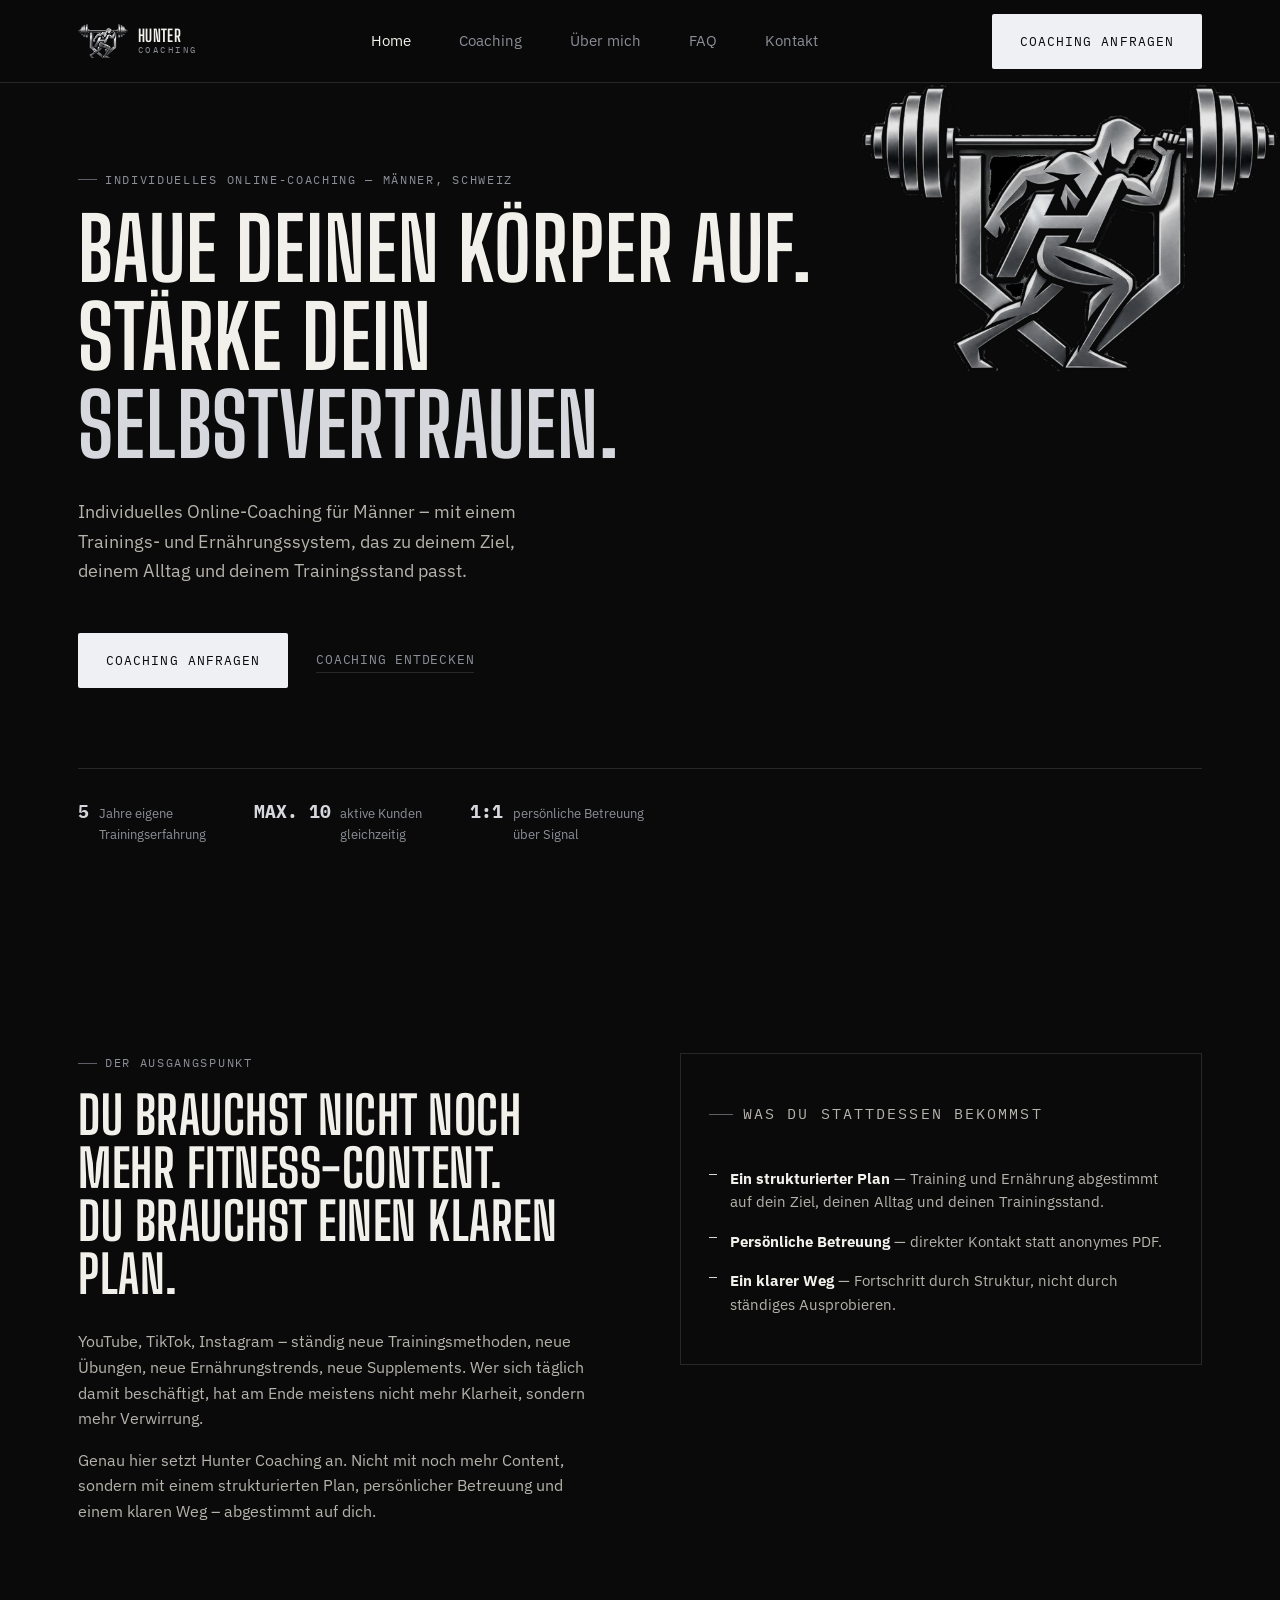
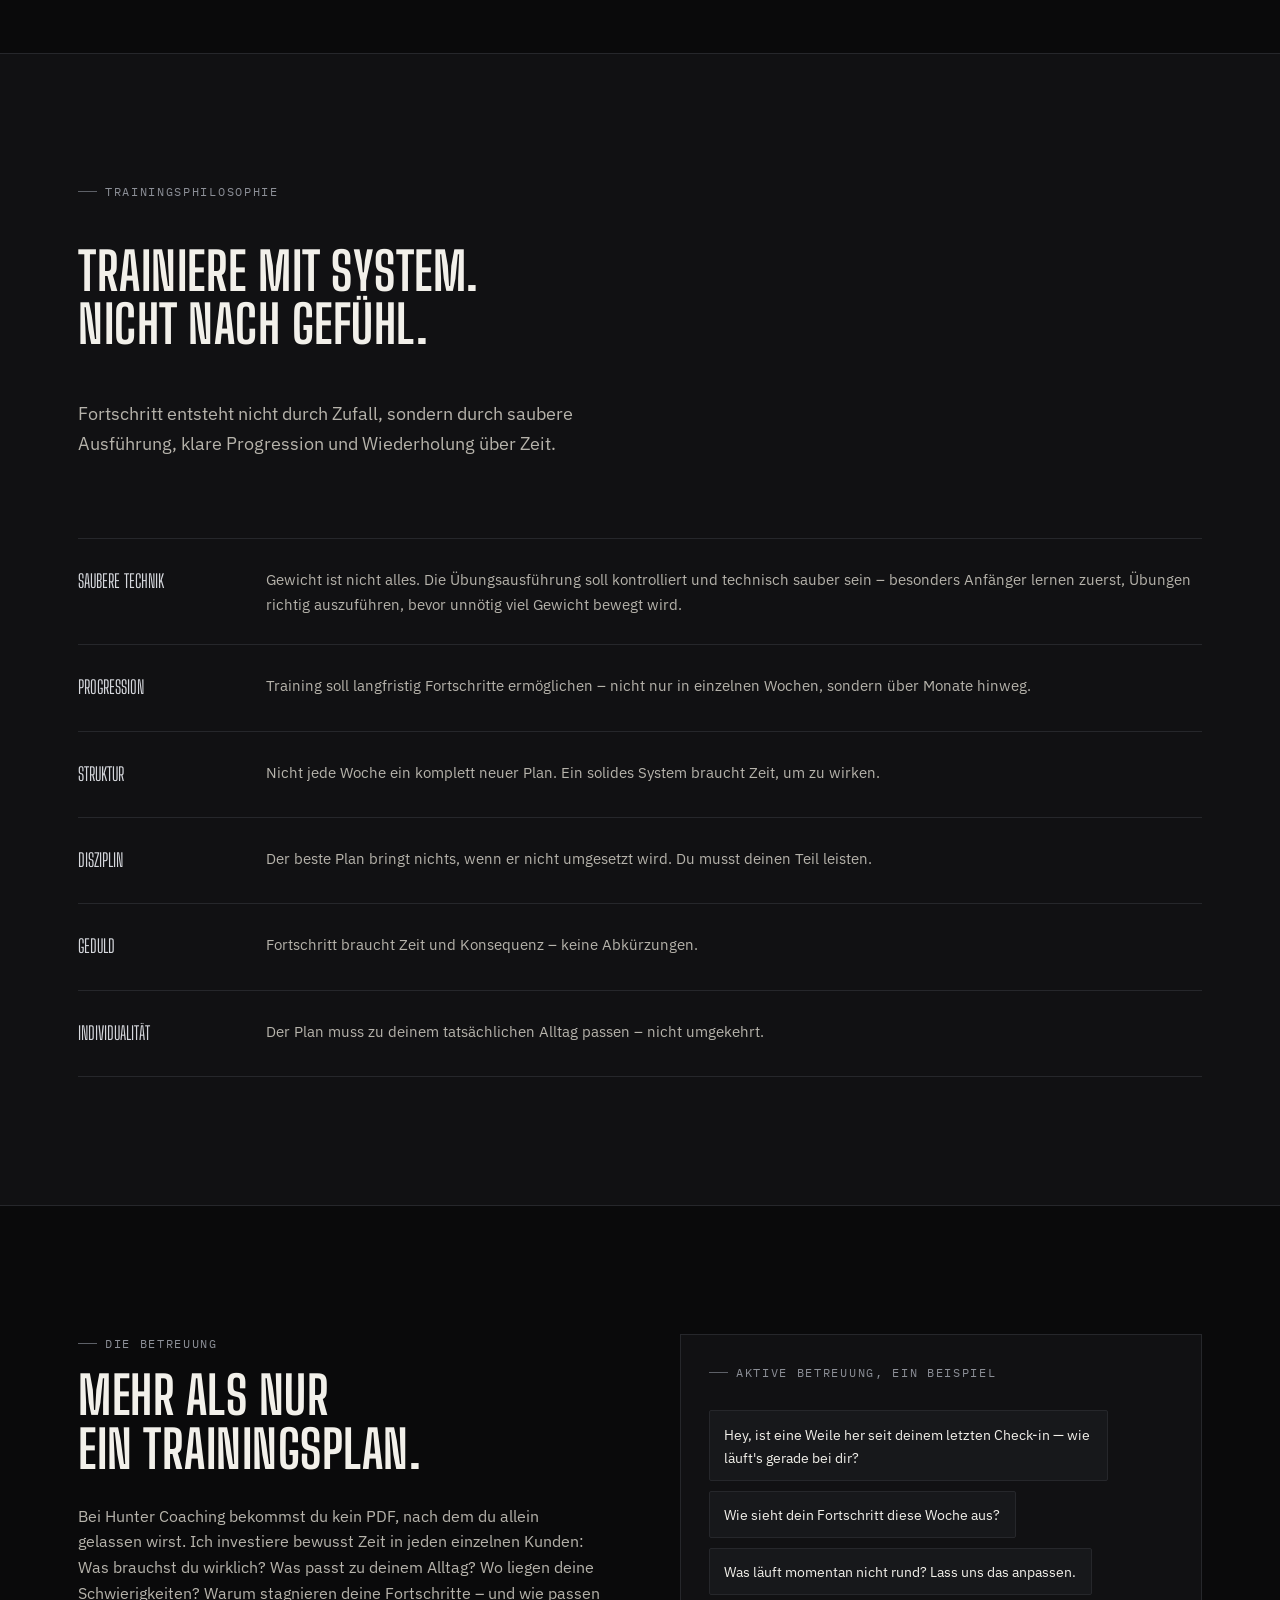
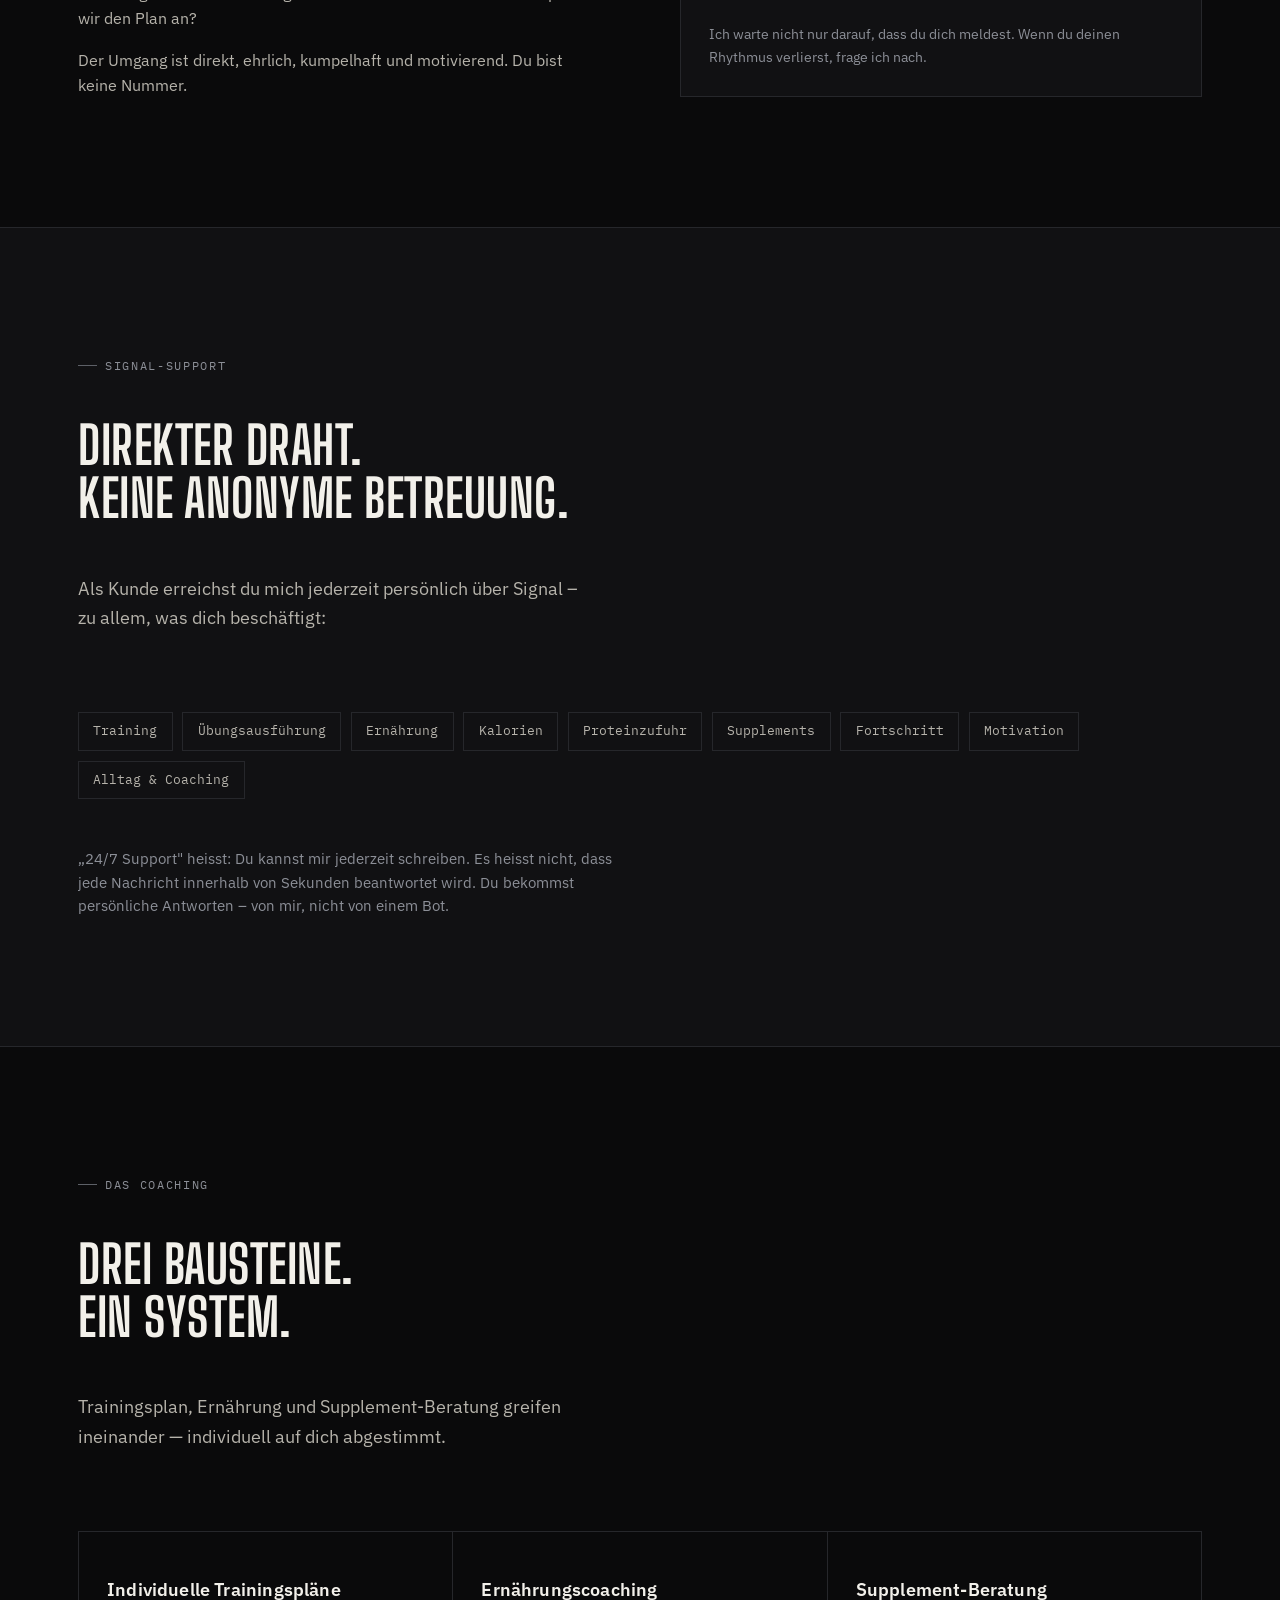
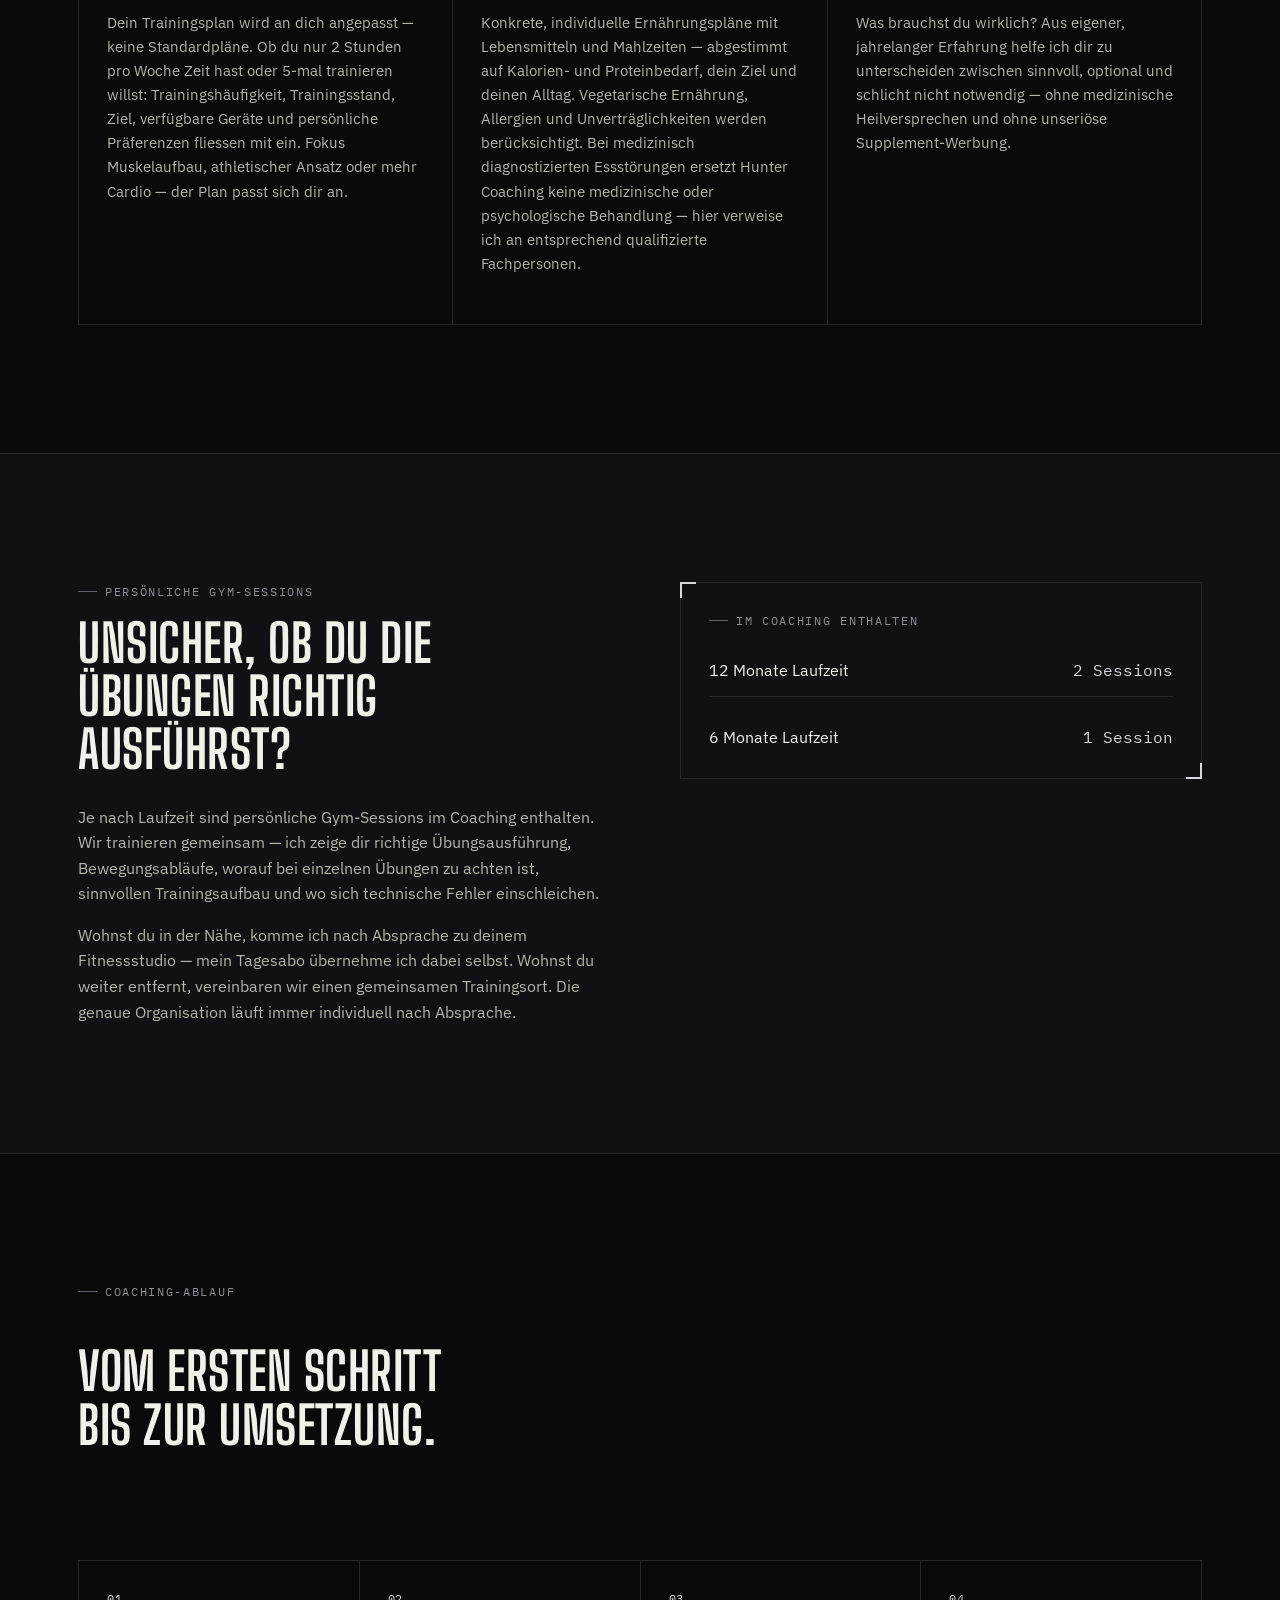
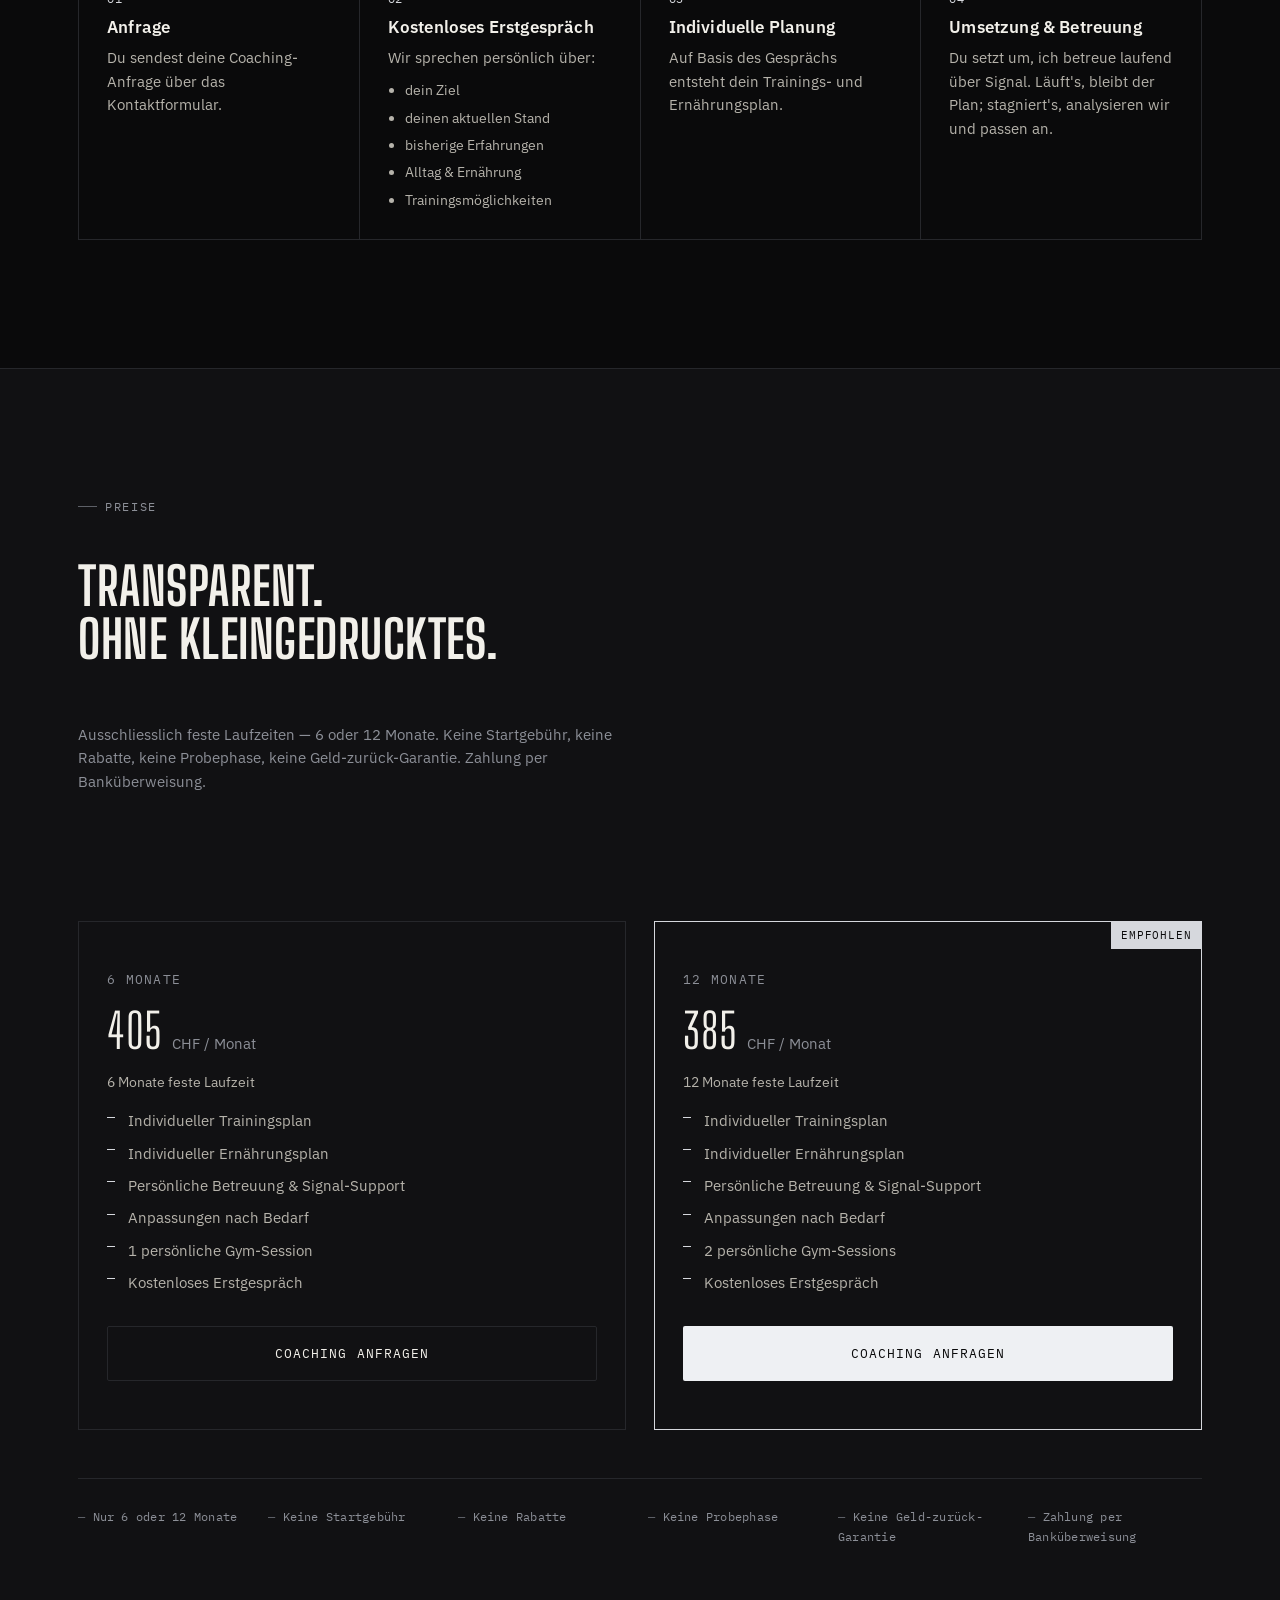
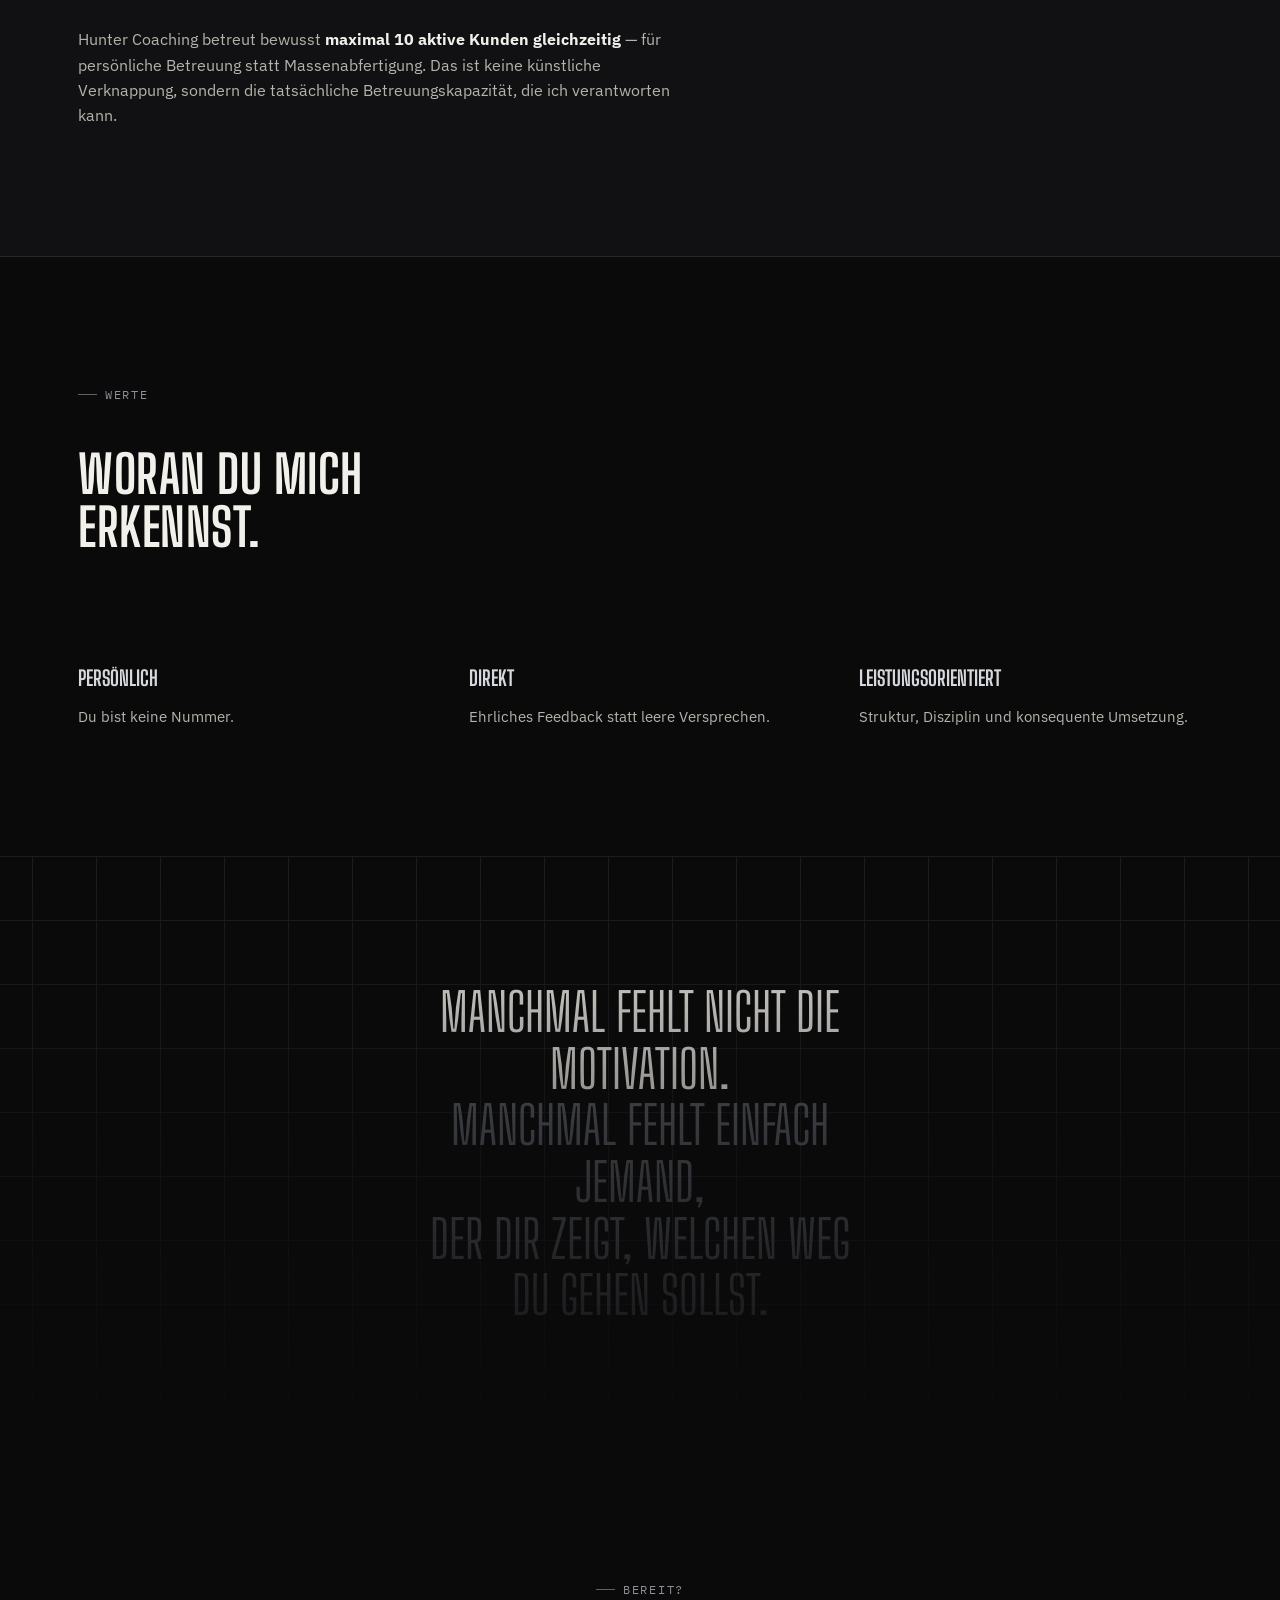
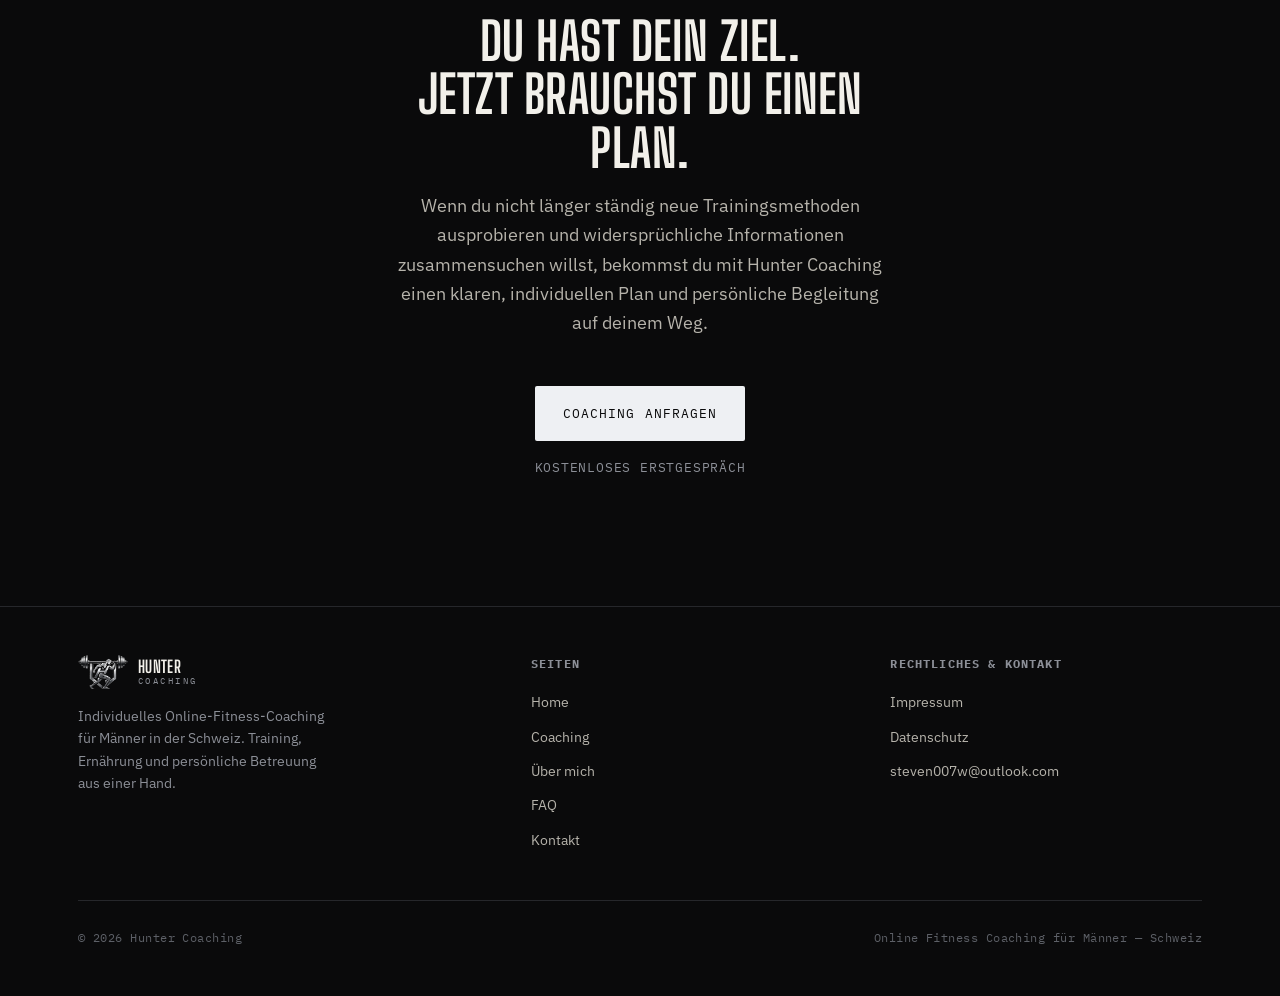
<file: index.html>
<!doctype html>
<html lang="de">
<head>
<meta charset="utf-8">
<meta name="viewport" content="width=device-width, initial-scale=1">
<title>Hunter Coaching</title>
<meta name="description" content="Hunter Coaching — individuelles Online-Fitness-Coaching für Männer in der Schweiz. Trainingsplan, Ernährungsplan, persönlicher Signal-Support und Gym-Sessions. Maximal 10 aktive Kunden gleichzeitig.">
<link rel="preconnect" href="https://fonts.googleapis.com">
<link rel="preconnect" href="https://fonts.gstatic.com" crossorigin>
<link href="https://fonts.googleapis.com/css2?family=Big+Shoulders+Display:wght@500;600;700;800;900&family=IBM+Plex+Sans:wght@400;500;600;700&family=IBM+Plex+Mono:wght@400;500;600&display=swap" rel="stylesheet">
<link rel="stylesheet" href="styles.css">
</head>
<body data-page="home">

<header class="site">
  <div class="wrap nav">
    <a class="brand" href="#top">
      <img src="assets/hunter-icon.png" alt="Hunter Coaching Icon">
      <span class="word">HUNTER<small>Coaching</small></span>
    </a>
    <nav>
      <ul class="nav-links">
        <li><a href="#top" data-nav="home" class="active">Home</a></li>
        <li><a href="#coaching" data-nav="coaching">Coaching</a></li>
        <li><a href="ueber-mich.html" data-nav="about">Über mich</a></li>
        <li><a href="faq.html" data-nav="faq">FAQ</a></li>
        <li><a href="kontakt.html" data-nav="contact">Kontakt</a></li>
      </ul>
    </nav>
    <div class="nav-cta">
      <a class="btn btn-primary btn-text" href="kontakt.html">Coaching anfragen</a>
      <button class="nav-toggle" aria-label="Menü öffnen">
        <svg width="18" height="18" viewBox="0 0 18 18" fill="none"><path d="M1 4H17M1 9H17M1 14H17" stroke="currentColor" stroke-width="1.4"/></svg>
      </button>
    </div>
  </div>
</header>

<div class="mobile-menu">
  <div class="mm-top">
    <a class="brand" href="#top">
      <img src="assets/hunter-icon.png" alt="Hunter Coaching Icon">
      <span class="word">HUNTER<small>Coaching</small></span>
    </a>
    <button class="mm-close nav-toggle" aria-label="Menü schliessen">
      <svg width="16" height="16" viewBox="0 0 16 16" fill="none"><path d="M1 1L15 15M15 1L1 15" stroke="currentColor" stroke-width="1.4"/></svg>
    </button>
  </div>
  <ul>
    <li><a href="#top" data-nav="home">Home</a></li>
    <li><a href="#coaching" data-nav="coaching">Coaching</a></li>
    <li><a href="ueber-mich.html" data-nav="about">Über mich</a></li>
    <li><a href="faq.html" data-nav="faq">FAQ</a></li>
    <li><a href="kontakt.html" data-nav="contact">Kontakt</a></li>
  </ul>
  <div class="mm-cta"><a class="btn btn-primary btn-block" href="kontakt.html">Coaching anfragen</a></div>
</div>

<main id="top">

  <!-- ============ HERO ============ -->
  <section class="hero">
    <img class="hero-mark" src="assets/hunter-icon.png" alt="">
    <div class="wrap">
      <div class="hero-inner">
        <p class="eyebrow">Individuelles Online-Coaching — Männer, Schweiz</p>
        <h1>Baue deinen Körper auf.<br>Stärke dein <span class="hl">Selbstvertrauen.</span></h1>
        <p class="lede">Individuelles Online-Coaching für Männer – mit einem Trainings- und Ernährungssystem, das zu deinem Ziel, deinem Alltag und deinem Trainingsstand passt.</p>
        <div class="cta-row">
          <a class="btn btn-primary" href="kontakt.html">Coaching anfragen</a>
          <a class="text-link" href="#coaching">Coaching entdecken</a>
        </div>
      </div>
      <div class="hero-note reveal">
        <div class="item"><b>5</b><span>Jahre eigene<br>Trainingserfahrung</span></div>
        <div class="item"><b>MAX. 10</b><span>aktive Kunden<br>gleichzeitig</span></div>
        <div class="item"><b>1:1</b><span>persönliche Betreuung<br>über Signal</span></div>
      </div>
    </div>
  </section>

  <!-- ============ PROBLEM ============ -->
  <section class="clause" id="problem">
    <div class="wrap">
      <div class="split">
        <div class="reveal">
          <p class="eyebrow">Der Ausgangspunkt</p>
          <h2>Du brauchst nicht noch mehr Fitness-Content.<br>Du brauchst einen klaren Plan.</h2>
          <div class="prose">
            <p>YouTube, TikTok, Instagram – ständig neue Trainingsmethoden, neue Übungen, neue Ernährungstrends, neue Supplements. Wer sich täglich damit beschäftigt, hat am Ende meistens nicht mehr Klarheit, sondern mehr Verwirrung.</p>
            <p>Genau hier setzt Hunter Coaching an. Nicht mit noch mehr Content, sondern mit einem strukturierten Plan, persönlicher Betreuung und einem klaren Weg – abgestimmt auf dich.</p>
          </div>
        </div>
        <div class="reveal card" style="border:1px solid var(--line); padding: var(--s4) var(--s3);">
          <p class="eyebrow" style="margin-bottom: var(--s3);">Was du stattdessen bekommst</p>
          <ul class="price-list" style="gap: 1rem;">
            <li><b style="color:var(--paper)">Ein strukturierter Plan</b> — Training und Ernährung abgestimmt auf dein Ziel, deinen Alltag und deinen Trainingsstand.</li>
            <li><b style="color:var(--paper)">Persönliche Betreuung</b> — direkter Kontakt statt anonymes PDF.</li>
            <li><b style="color:var(--paper)">Ein klarer Weg</b> — Fortschritt durch Struktur, nicht durch ständiges Ausprobieren.</li>
          </ul>
        </div>
      </div>
    </div>
  </section>

  <!-- ============ TRAININGSPHILOSOPHIE ============ -->
  <section class="clause panel" id="philosophie">
    <div class="wrap">
      <div class="clause-head reveal">
        <p class="eyebrow">Trainingsphilosophie</p>
        <h2>Trainiere mit System.<br>Nicht nach Gefühl.</h2>
        <p class="lead">Fortschritt entsteht nicht durch Zufall, sondern durch saubere Ausführung, klare Progression und Wiederholung über Zeit.</p>
      </div>
      <div class="principles reveal">
        <div class="principle">
          <div class="term">Saubere Technik</div>
          <p>Gewicht ist nicht alles. Die Übungsausführung soll kontrolliert und technisch sauber sein – besonders Anfänger lernen zuerst, Übungen richtig auszuführen, bevor unnötig viel Gewicht bewegt wird.</p>
        </div>
        <div class="principle">
          <div class="term">Progression</div>
          <p>Training soll langfristig Fortschritte ermöglichen – nicht nur in einzelnen Wochen, sondern über Monate hinweg.</p>
        </div>
        <div class="principle">
          <div class="term">Struktur</div>
          <p>Nicht jede Woche ein komplett neuer Plan. Ein solides System braucht Zeit, um zu wirken.</p>
        </div>
        <div class="principle">
          <div class="term">Disziplin</div>
          <p>Der beste Plan bringt nichts, wenn er nicht umgesetzt wird. Du musst deinen Teil leisten.</p>
        </div>
        <div class="principle">
          <div class="term">Geduld</div>
          <p>Fortschritt braucht Zeit und Konsequenz – keine Abkürzungen.</p>
        </div>
        <div class="principle">
          <div class="term">Individualität</div>
          <p>Der Plan muss zu deinem tatsächlichen Alltag passen – nicht umgekehrt.</p>
        </div>
      </div>
    </div>
  </section>

  <!-- ============ PERSÖNLICHE PHILOSOPHIE + AKTIVE BETREUUNG ============ -->
  <section class="clause" id="persoenlich">
    <div class="wrap">
      <div class="split">
        <div class="reveal">
          <p class="eyebrow">Die Betreuung</p>
          <h2>Mehr als nur<br>ein Trainingsplan.</h2>
          <div class="prose">
            <p>Bei Hunter Coaching bekommst du kein PDF, nach dem du allein gelassen wirst. Ich investiere bewusst Zeit in jeden einzelnen Kunden: Was brauchst du wirklich? Was passt zu deinem Alltag? Wo liegen deine Schwierigkeiten? Warum stagnieren deine Fortschritte – und wie passen wir den Plan an?</p>
            <p>Der Umgang ist direkt, ehrlich, kumpelhaft und motivierend. Du bist keine Nummer.</p>
          </div>
        </div>
        <div class="reveal">
          <div class="qual-box" style="padding: var(--s3);">
            <p class="eyebrow" style="margin-bottom: var(--s3);">Aktive Betreuung, ein Beispiel</p>
            <div style="display:flex; flex-direction:column; gap:0.6rem;">
              <div style="align-self:flex-start; max-width: 86%; background: var(--ink-3); border:1px solid var(--line); border-radius: 2px; padding: 0.7rem 0.9rem; font-size:0.9rem; color: var(--paper);">Hey, ist eine Weile her seit deinem letzten Check-in — wie läuft's gerade bei dir?</div>
              <div style="align-self:flex-start; max-width: 86%; background: var(--ink-3); border:1px solid var(--line); border-radius: 2px; padding: 0.7rem 0.9rem; font-size:0.9rem; color: var(--paper);">Wie sieht dein Fortschritt diese Woche aus?</div>
              <div style="align-self:flex-start; max-width: 86%; background: var(--ink-3); border:1px solid var(--line); border-radius: 2px; padding: 0.7rem 0.9rem; font-size:0.9rem; color: var(--paper);">Was läuft momentan nicht rund? Lass uns das anpassen.</div>
            </div>
            <p style="margin-top: var(--s3); font-size:0.88rem; color: var(--steel);">Ich warte nicht nur darauf, dass du dich meldest. Wenn du deinen Rhythmus verlierst, frage ich nach.</p>
          </div>
        </div>
      </div>
    </div>
  </section>

  <!-- ============ SIGNAL SUPPORT ============ -->
  <section class="clause panel" id="support">
    <div class="wrap">
      <div class="clause-head reveal">
        <p class="eyebrow">Signal-Support</p>
        <h2>Direkter Draht.<br>Keine anonyme Betreuung.</h2>
        <p class="lead">Als Kunde erreichst du mich jederzeit persönlich über Signal – zu allem, was dich beschäftigt:</p>
      </div>
      <div class="reveal" style="display:flex; flex-wrap:wrap; gap:0.6rem; margin-bottom: var(--s4);">
        <span style="font-family:var(--mono); font-size:0.8rem; border:1px solid var(--line); padding:0.5rem 0.9rem; color:var(--paper-dim);">Training</span>
        <span style="font-family:var(--mono); font-size:0.8rem; border:1px solid var(--line); padding:0.5rem 0.9rem; color:var(--paper-dim);">Übungsausführung</span>
        <span style="font-family:var(--mono); font-size:0.8rem; border:1px solid var(--line); padding:0.5rem 0.9rem; color:var(--paper-dim);">Ernährung</span>
        <span style="font-family:var(--mono); font-size:0.8rem; border:1px solid var(--line); padding:0.5rem 0.9rem; color:var(--paper-dim);">Kalorien</span>
        <span style="font-family:var(--mono); font-size:0.8rem; border:1px solid var(--line); padding:0.5rem 0.9rem; color:var(--paper-dim);">Proteinzufuhr</span>
        <span style="font-family:var(--mono); font-size:0.8rem; border:1px solid var(--line); padding:0.5rem 0.9rem; color:var(--paper-dim);">Supplements</span>
        <span style="font-family:var(--mono); font-size:0.8rem; border:1px solid var(--line); padding:0.5rem 0.9rem; color:var(--paper-dim);">Fortschritt</span>
        <span style="font-family:var(--mono); font-size:0.8rem; border:1px solid var(--line); padding:0.5rem 0.9rem; color:var(--paper-dim);">Motivation</span>
        <span style="font-family:var(--mono); font-size:0.8rem; border:1px solid var(--line); padding:0.5rem 0.9rem; color:var(--paper-dim);">Alltag &amp; Coaching</span>
      </div>
      <p class="reveal" style="font-size:0.92rem; color: var(--steel); max-width: 62ch;">„24/7 Support" heisst: Du kannst mir jederzeit schreiben. Es heisst nicht, dass jede Nachricht innerhalb von Sekunden beantwortet wird. Du bekommst persönliche Antworten – von mir, nicht von einem Bot.</p>
    </div>
  </section>

  <!-- ============ COACHING LEISTUNGEN ============ -->
  <section class="clause" id="coaching">
    <div class="wrap">
      <div class="clause-head reveal">
        <p class="eyebrow">Das Coaching</p>
        <h2>Drei Bausteine.<br>Ein System.</h2>
        <p class="lead">Trainingsplan, Ernährung und Supplement-Beratung greifen ineinander — individuell auf dich abgestimmt.</p>
      </div>
      <div class="card-grid reveal">
        <div class="card">
          <h3>Individuelle Trainingspläne</h3>
          <p>Dein Trainingsplan wird an dich angepasst — keine Standardpläne. Ob du nur 2 Stunden pro Woche Zeit hast oder 5-mal trainieren willst: Trainingshäufigkeit, Trainingsstand, Ziel, verfügbare Geräte und persönliche Präferenzen fliessen mit ein. Fokus Muskelaufbau, athletischer Ansatz oder mehr Cardio — der Plan passt sich dir an.</p>
        </div>
        <div class="card">
          <h3>Ernährungscoaching</h3>
          <p>Konkrete, individuelle Ernährungspläne mit Lebensmitteln und Mahlzeiten — abgestimmt auf Kalorien- und Proteinbedarf, dein Ziel und deinen Alltag. Vegetarische Ernährung, Allergien und Unverträglichkeiten werden berücksichtigt. Bei medizinisch diagnostizierten Essstörungen ersetzt Hunter Coaching keine medizinische oder psychologische Behandlung — hier verweise ich an entsprechend qualifizierte Fachpersonen.</p>
        </div>
        <div class="card">
          <h3>Supplement-Beratung</h3>
          <p>Was brauchst du wirklich? Aus eigener, jahrelanger Erfahrung helfe ich dir zu unterscheiden zwischen sinnvoll, optional und schlicht nicht notwendig — ohne medizinische Heilversprechen und ohne unseriöse Supplement-Werbung.</p>
        </div>
      </div>
    </div>
  </section>

  <!-- ============ GYM SESSIONS ============ -->
  <section class="clause panel" id="gym-sessions">
    <div class="wrap">
      <div class="split">
        <div class="reveal">
          <p class="eyebrow">Persönliche Gym-Sessions</p>
          <h2>Unsicher, ob du die<br>Übungen richtig ausführst?</h2>
          <div class="prose">
            <p>Je nach Laufzeit sind persönliche Gym-Sessions im Coaching enthalten. Wir trainieren gemeinsam — ich zeige dir richtige Übungsausführung, Bewegungsabläufe, worauf bei einzelnen Übungen zu achten ist, sinnvollen Trainingsaufbau und wo sich technische Fehler einschleichen.</p>
            <p>Wohnst du in der Nähe, komme ich nach Absprache zu deinem Fitnessstudio — mein Tagesabo übernehme ich dabei selbst. Wohnst du weiter entfernt, vereinbaren wir einen gemeinsamen Trainingsort. Die genaue Organisation läuft immer individuell nach Absprache.</p>
          </div>
        </div>
        <div class="reveal frame">
          <p class="eyebrow" style="margin-bottom: var(--s3);">Im Coaching enthalten</p>
          <div style="display:flex; flex-direction:column; gap: var(--s3);">
            <div style="display:flex; justify-content:space-between; align-items:baseline; border-bottom:1px solid var(--line); padding-bottom:0.75rem;">
              <span style="font-family:var(--body); color:var(--paper);">12 Monate Laufzeit</span>
              <span style="font-family:var(--mono); color:var(--silver);">2 Sessions</span>
            </div>
            <div style="display:flex; justify-content:space-between; align-items:baseline;">
              <span style="font-family:var(--body); color:var(--paper);">6 Monate Laufzeit</span>
              <span style="font-family:var(--mono); color:var(--silver);">1 Session</span>
            </div>
          </div>
        </div>
      </div>
    </div>
  </section>

  <!-- ============ ABLAUF ============ -->
  <section class="clause" id="ablauf">
    <div class="wrap">
      <div class="clause-head reveal">
        <p class="eyebrow">Coaching-Ablauf</p>
        <h2>Vom ersten Schritt<br>bis zur Umsetzung.</h2>
      </div>
      <div class="steps reveal">
        <div class="step">
          <span class="num">01</span>
          <h3>Anfrage</h3>
          <p>Du sendest deine Coaching-Anfrage über das Kontaktformular.</p>
        </div>
        <div class="step">
          <span class="num">02</span>
          <h3>Kostenloses Erstgespräch</h3>
          <p>Wir sprechen persönlich über:</p>
          <ul>
            <li>dein Ziel</li>
            <li>deinen aktuellen Stand</li>
            <li>bisherige Erfahrungen</li>
            <li>Alltag &amp; Ernährung</li>
            <li>Trainingsmöglichkeiten</li>
          </ul>
        </div>
        <div class="step">
          <span class="num">03</span>
          <h3>Individuelle Planung</h3>
          <p>Auf Basis des Gesprächs entsteht dein Trainings- und Ernährungsplan.</p>
        </div>
        <div class="step">
          <span class="num">04</span>
          <h3>Umsetzung &amp; Betreuung</h3>
          <p>Du setzt um, ich betreue laufend über Signal. Läuft's, bleibt der Plan; stagniert's, analysieren wir und passen an.</p>
        </div>
      </div>
    </div>
  </section>

  <!-- ============ PREISE ============ -->
  <section class="clause panel" id="preise">
    <div class="wrap">
      <div class="clause-head reveal">
        <p class="eyebrow">Preise</p>
        <h2>Transparent.<br>Ohne Kleingedrucktes.</h2>
        <p class="price-note">Ausschliesslich feste Laufzeiten — 6 oder 12 Monate. Keine Startgebühr, keine Rabatte, keine Probephase, keine Geld-zurück-Garantie. Zahlung per Banküberweisung.</p>
      </div>
      <div class="price-grid reveal">
        <div class="price-card">
          <p class="price-label">6 Monate</p>
          <p class="price-amount">405 <span>CHF / Monat</span></p>
          <p class="price-term">6 Monate feste Laufzeit</p>
          <ul class="price-list">
            <li>Individueller Trainingsplan</li>
            <li>Individueller Ernährungsplan</li>
            <li>Persönliche Betreuung &amp; Signal-Support</li>
            <li>Anpassungen nach Bedarf</li>
            <li>1 persönliche Gym-Session</li>
            <li>Kostenloses Erstgespräch</li>
          </ul>
          <a class="btn btn-ghost" href="kontakt.html">Coaching anfragen</a>
        </div>
        <div class="price-card featured">
          <span class="badge">Empfohlen</span>
          <p class="price-label">12 Monate</p>
          <p class="price-amount">385 <span>CHF / Monat</span></p>
          <p class="price-term">12 Monate feste Laufzeit</p>
          <ul class="price-list">
            <li>Individueller Trainingsplan</li>
            <li>Individueller Ernährungsplan</li>
            <li>Persönliche Betreuung &amp; Signal-Support</li>
            <li>Anpassungen nach Bedarf</li>
            <li>2 persönliche Gym-Sessions</li>
            <li>Kostenloses Erstgespräch</li>
          </ul>
          <a class="btn btn-primary" href="kontakt.html">Coaching anfragen</a>
        </div>
      </div>
      <div class="price-rules reveal">
        <div>Nur 6 oder 12 Monate</div>
        <div>Keine Startgebühr</div>
        <div>Keine Rabatte</div>
        <div>Keine Probephase</div>
        <div>Keine Geld-zurück-Garantie</div>
        <div>Zahlung per Banküberweisung</div>
      </div>
      <p class="reveal" style="margin-top: var(--s5); max-width: 60ch; font-size: 0.98rem; color: var(--paper-dim);">Hunter Coaching betreut bewusst <b style="color:var(--paper)">maximal 10 aktive Kunden gleichzeitig</b> — für persönliche Betreuung statt Massenabfertigung. Das ist keine künstliche Verknappung, sondern die tatsächliche Betreuungskapazität, die ich verantworten kann.</p>
    </div>
  </section>

  <!-- ============ WERTE ============ -->
  <section class="clause" id="werte">
    <div class="wrap">
      <div class="clause-head reveal">
        <p class="eyebrow">Werte</p>
        <h2>Woran du mich<br>erkennst.</h2>
      </div>
      <div class="values reveal">
        <div class="value"><b>Persönlich</b><p>Du bist keine Nummer.</p></div>
        <div class="value"><b>Direkt</b><p>Ehrliches Feedback statt leere Versprechen.</p></div>
        <div class="value"><b>Leistungsorientiert</b><p>Struktur, Disziplin und konsequente Umsetzung.</p></div>
      </div>
    </div>
  </section>

  <!-- ============ MARKEN-STATEMENT ============ -->
  <section class="statement grid-ground">
    <div class="wrap reveal">
      <p>Manchmal fehlt nicht die Motivation.<br><span class="dim">Manchmal fehlt einfach jemand,<br>der dir zeigt, welchen Weg<br>du gehen sollst.</span></p>
    </div>
  </section>

  <!-- ============ FINAL CTA ============ -->
  <section class="clause final-cta" id="cta">
    <div class="wrap reveal">
      <p class="eyebrow" style="justify-content:center;">Bereit?</p>
      <h2>Du hast dein Ziel.<br>Jetzt brauchst du einen Plan.</h2>
      <p class="lead">Wenn du nicht länger ständig neue Trainingsmethoden ausprobieren und widersprüchliche Informationen zusammensuchen willst, bekommst du mit Hunter Coaching einen klaren, individuellen Plan und persönliche Begleitung auf deinem Weg.</p>
      <div class="cta-row">
        <a class="btn btn-primary" href="kontakt.html">Coaching anfragen</a>
      </div>
      <p class="sub">Kostenloses Erstgespräch</p>
    </div>
  </section>

</main>

<footer>
  <div class="wrap">
    <div class="footer-grid">
      <div class="brand-col">
        <a class="brand" href="#top">
          <img src="assets/hunter-icon.png" alt="Hunter Coaching Icon">
          <span class="word">HUNTER<small>Coaching</small></span>
        </a>
        <p>Individuelles Online-Fitness-Coaching für Männer in der Schweiz. Training, Ernährung und persönliche Betreuung aus einer Hand.</p>
      </div>
      <div>
        <h4>Seiten</h4>
        <ul>
          <li><a href="#top">Home</a></li>
          <li><a href="#coaching">Coaching</a></li>
          <li><a href="ueber-mich.html">Über mich</a></li>
          <li><a href="faq.html">FAQ</a></li>
          <li><a href="kontakt.html">Kontakt</a></li>
        </ul>
      </div>
      <div>
        <h4>Rechtliches &amp; Kontakt</h4>
        <ul>
          <li><a href="impressum.html">Impressum</a></li>
          <li><a href="datenschutz.html">Datenschutz</a></li>
          <li><a href="mailto:steven007w@outlook.com">steven007w@outlook.com</a></li>
        </ul>
      </div>
    </div>
    <div class="footer-row">
      <span>© <span id="year"></span> Hunter Coaching</span>
      <span>Online Fitness Coaching für Männer — Schweiz</span>
    </div>
  </div>
</footer>

<div class="mobile-cta-bar">
  <a class="btn btn-primary btn-block" href="kontakt.html">Coaching anfragen</a>
</div>

<script src="script.js"></script>
<script>document.getElementById("year").textContent = new Date().getFullYear();</script>
</body>
</html>
</file>
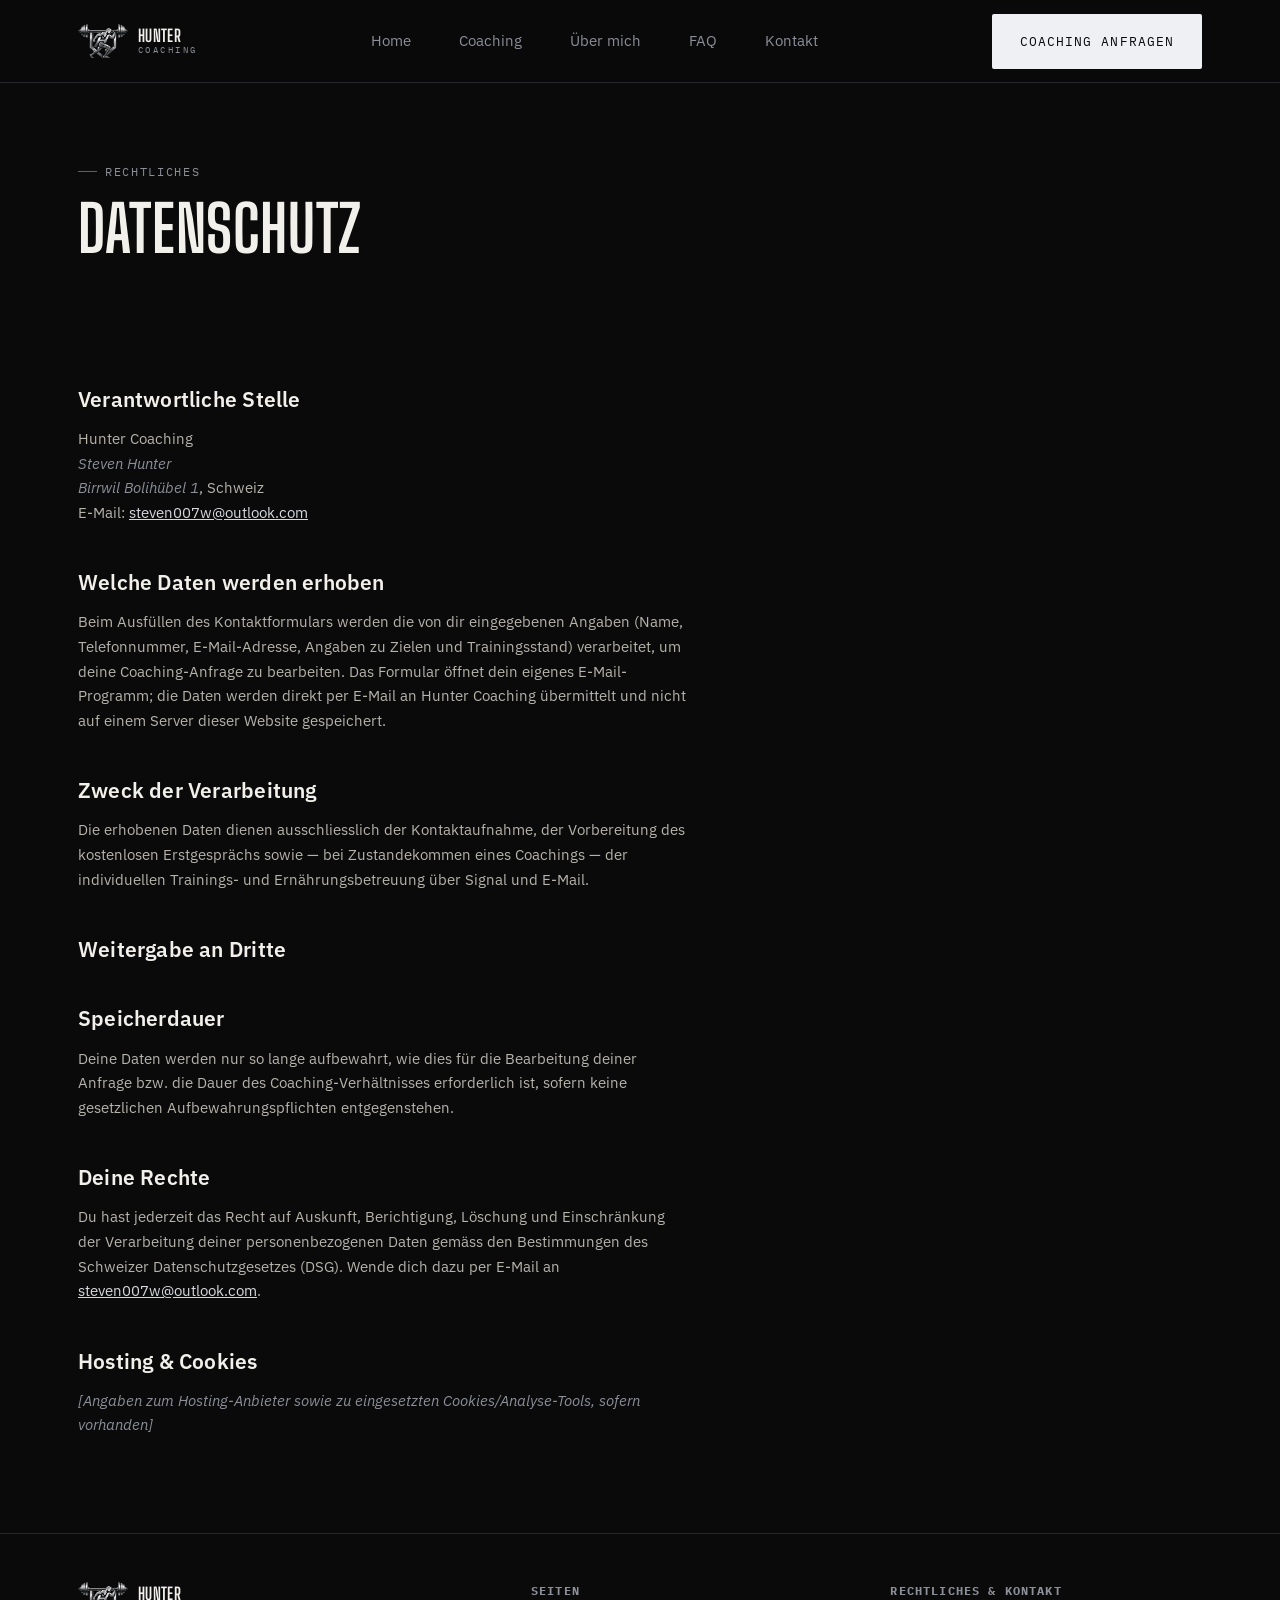
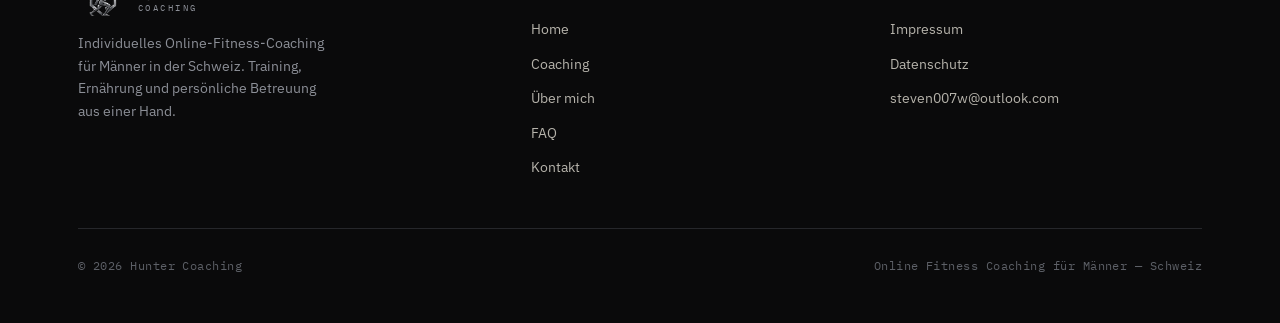
<file: datenschutz.html>
<!doctype html>
<html lang="de">
<head>
<meta charset="utf-8">
<meta name="viewport" content="width=device-width, initial-scale=1">
<title>Datenschutz — Hunter Coaching</title>
<meta name="description" content="Datenschutzerklärung von Hunter Coaching.">
<link rel="preconnect" href="https://fonts.googleapis.com">
<link rel="preconnect" href="https://fonts.gstatic.com" crossorigin>
<link href="https://fonts.googleapis.com/css2?family=Big+Shoulders+Display:wght@500;600;700;800;900&family=IBM+Plex+Sans:wght@400;500;600;700&family=IBM+Plex+Mono:wght@400;500;600&display=swap" rel="stylesheet">
<link rel="stylesheet" href="styles.css">
</head>
<body data-page="datenschutz">

<header class="site">
  <div class="wrap nav">
    <a class="brand" href="index.html">
      <img src="assets/hunter-icon.png" alt="Hunter Coaching Icon">
      <span class="word">HUNTER<small>Coaching</small></span>
    </a>
    <nav>
      <ul class="nav-links">
        <li><a href="index.html" data-nav="home">Home</a></li>
        <li><a href="index.html#coaching" data-nav="coaching">Coaching</a></li>
        <li><a href="ueber-mich.html" data-nav="about">Über mich</a></li>
        <li><a href="faq.html" data-nav="faq">FAQ</a></li>
        <li><a href="kontakt.html" data-nav="contact">Kontakt</a></li>
      </ul>
    </nav>
    <div class="nav-cta">
      <a class="btn btn-primary btn-text" href="kontakt.html">Coaching anfragen</a>
      <button class="nav-toggle" aria-label="Menü öffnen">
        <svg width="18" height="18" viewBox="0 0 18 18" fill="none"><path d="M1 4H17M1 9H17M1 14H17" stroke="currentColor" stroke-width="1.4"/></svg>
      </button>
    </div>
  </div>
</header>

<div class="mobile-menu">
  <div class="mm-top">
    <a class="brand" href="index.html">
      <img src="assets/hunter-icon.png" alt="Hunter Coaching Icon">
      <span class="word">HUNTER<small>Coaching</small></span>
    </a>
    <button class="mm-close nav-toggle" aria-label="Menü schliessen">
      <svg width="16" height="16" viewBox="0 0 16 16" fill="none"><path d="M1 1L15 15M15 1L1 15" stroke="currentColor" stroke-width="1.4"/></svg>
    </button>
  </div>
  <ul>
    <li><a href="index.html" data-nav="home">Home</a></li>
    <li><a href="index.html#coaching" data-nav="coaching">Coaching</a></li>
    <li><a href="ueber-mich.html" data-nav="about">Über mich</a></li>
    <li><a href="faq.html" data-nav="faq">FAQ</a></li>
    <li><a href="kontakt.html" data-nav="contact">Kontakt</a></li>
  </ul>
  <div class="mm-cta"><a class="btn btn-primary btn-block" href="kontakt.html">Coaching anfragen</a></div>
</div>

<main>
  <section class="page-hero">
    <div class="wrap">
      <p class="eyebrow">Rechtliches</p>
      <h1>Datenschutz</h1>
    </div>
  </section>

  <section class="clause tight">
    <div class="wrap legal-body">
      <h2>Verantwortliche Stelle</h2>
      <p>
        Hunter Coaching<br>
        <span class="ph">Steven Hunter</span><br>
        <span class="ph">Birrwil Bolihübel 1</span>, Schweiz<br>
        E-Mail: <a href="mailto:steven007w@outlook.com" style="color:var(--silver)">steven007w@outlook.com</a>
      </p>

      <h2>Welche Daten werden erhoben</h2>
      <p>Beim Ausfüllen des Kontaktformulars werden die von dir eingegebenen Angaben (Name, Telefonnummer, E-Mail-Adresse, Angaben zu Zielen und Trainingsstand) verarbeitet, um deine Coaching-Anfrage zu bearbeiten. Das Formular öffnet dein eigenes E-Mail-Programm; die Daten werden direkt per E-Mail an Hunter Coaching übermittelt und nicht auf einem Server dieser Website gespeichert.</p>

      <h2>Zweck der Verarbeitung</h2>
      <p>Die erhobenen Daten dienen ausschliesslich der Kontaktaufnahme, der Vorbereitung des kostenlosen Erstgesprächs sowie — bei Zustandekommen eines Coachings — der individuellen Trainings- und Ernährungsbetreuung über Signal und E-Mail.</p>

      <h2>Weitergabe an Dritte</h2>
      <h2>Speicherdauer</h2>
      <p>Deine Daten werden nur so lange aufbewahrt, wie dies für die Bearbeitung deiner Anfrage bzw. die Dauer des Coaching-Verhältnisses erforderlich ist, sofern keine gesetzlichen Aufbewahrungspflichten entgegenstehen.</p>

      <h2>Deine Rechte</h2>
      <p>Du hast jederzeit das Recht auf Auskunft, Berichtigung, Löschung und Einschränkung der Verarbeitung deiner personenbezogenen Daten gemäss den Bestimmungen des Schweizer Datenschutzgesetzes (DSG). Wende dich dazu per E-Mail an <a href="mailto:steven007w@outlook.com" style="color:var(--silver)">steven007w@outlook.com</a>.</p>

      <h2>Hosting &amp; Cookies</h2>
      <p><span class="ph">[Angaben zum Hosting-Anbieter sowie zu eingesetzten Cookies/Analyse-Tools, sofern vorhanden]</span></p>


    </div>
  </section>
</main>

<footer>
  <div class="wrap">
    <div class="footer-grid">
      <div class="brand-col">
        <a class="brand" href="index.html">
          <img src="assets/hunter-icon.png" alt="Hunter Coaching Icon">
          <span class="word">HUNTER<small>Coaching</small></span>
        </a>
        <p>Individuelles Online-Fitness-Coaching für Männer in der Schweiz. Training, Ernährung und persönliche Betreuung aus einer Hand.</p>
      </div>
      <div>
        <h4>Seiten</h4>
        <ul>
          <li><a href="index.html">Home</a></li>
          <li><a href="index.html#coaching">Coaching</a></li>
          <li><a href="ueber-mich.html">Über mich</a></li>
          <li><a href="faq.html">FAQ</a></li>
          <li><a href="kontakt.html">Kontakt</a></li>
        </ul>
      </div>
      <div>
        <h4>Rechtliches &amp; Kontakt</h4>
        <ul>
          <li><a href="impressum.html">Impressum</a></li>
          <li><a href="datenschutz.html">Datenschutz</a></li>
          <li><a href="mailto:steven007w@outlook.com">steven007w@outlook.com</a></li>
        </ul>
      </div>
    </div>
    <div class="footer-row">
      <span>© <span id="year"></span> Hunter Coaching</span>
      <span>Online Fitness Coaching für Männer — Schweiz</span>
    </div>
  </div>
</footer>

<script src="script.js"></script>
<script>document.getElementById("year").textContent = new Date().getFullYear();</script>
</body>
</html>
</file>
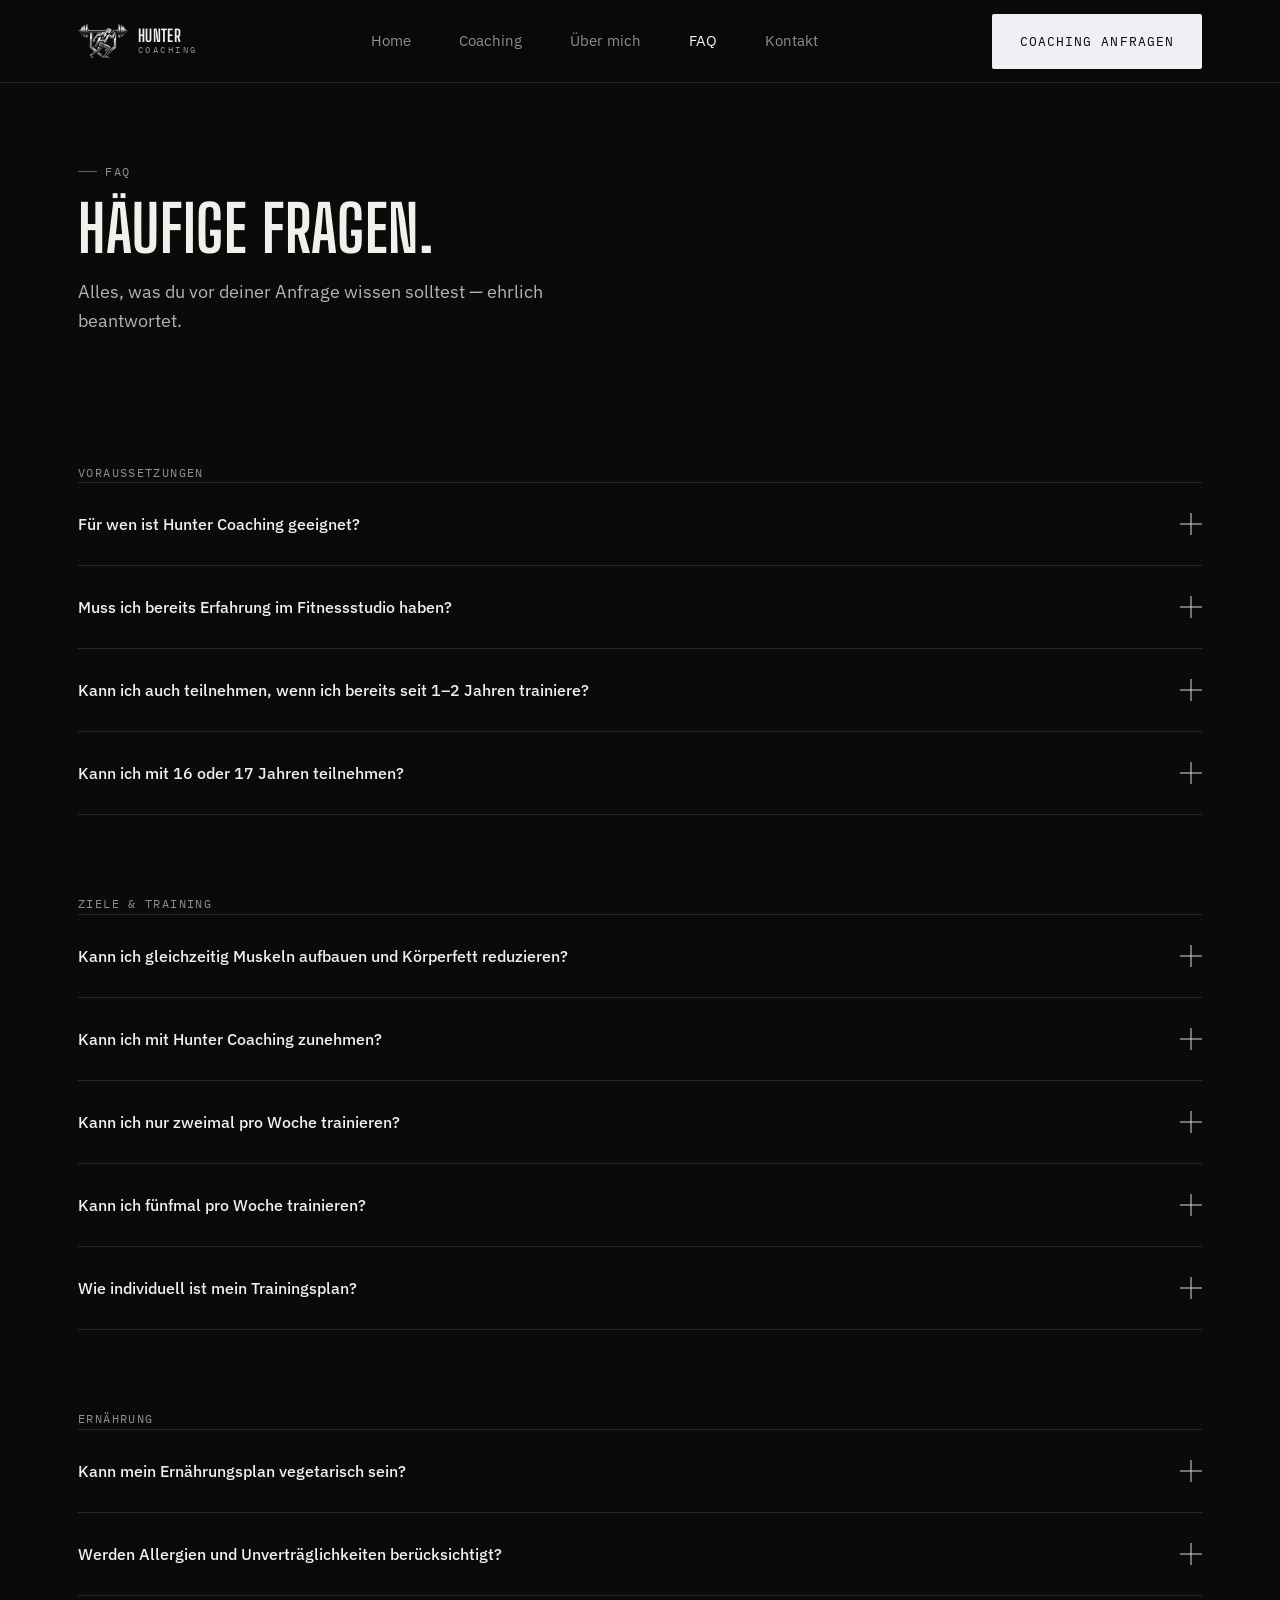
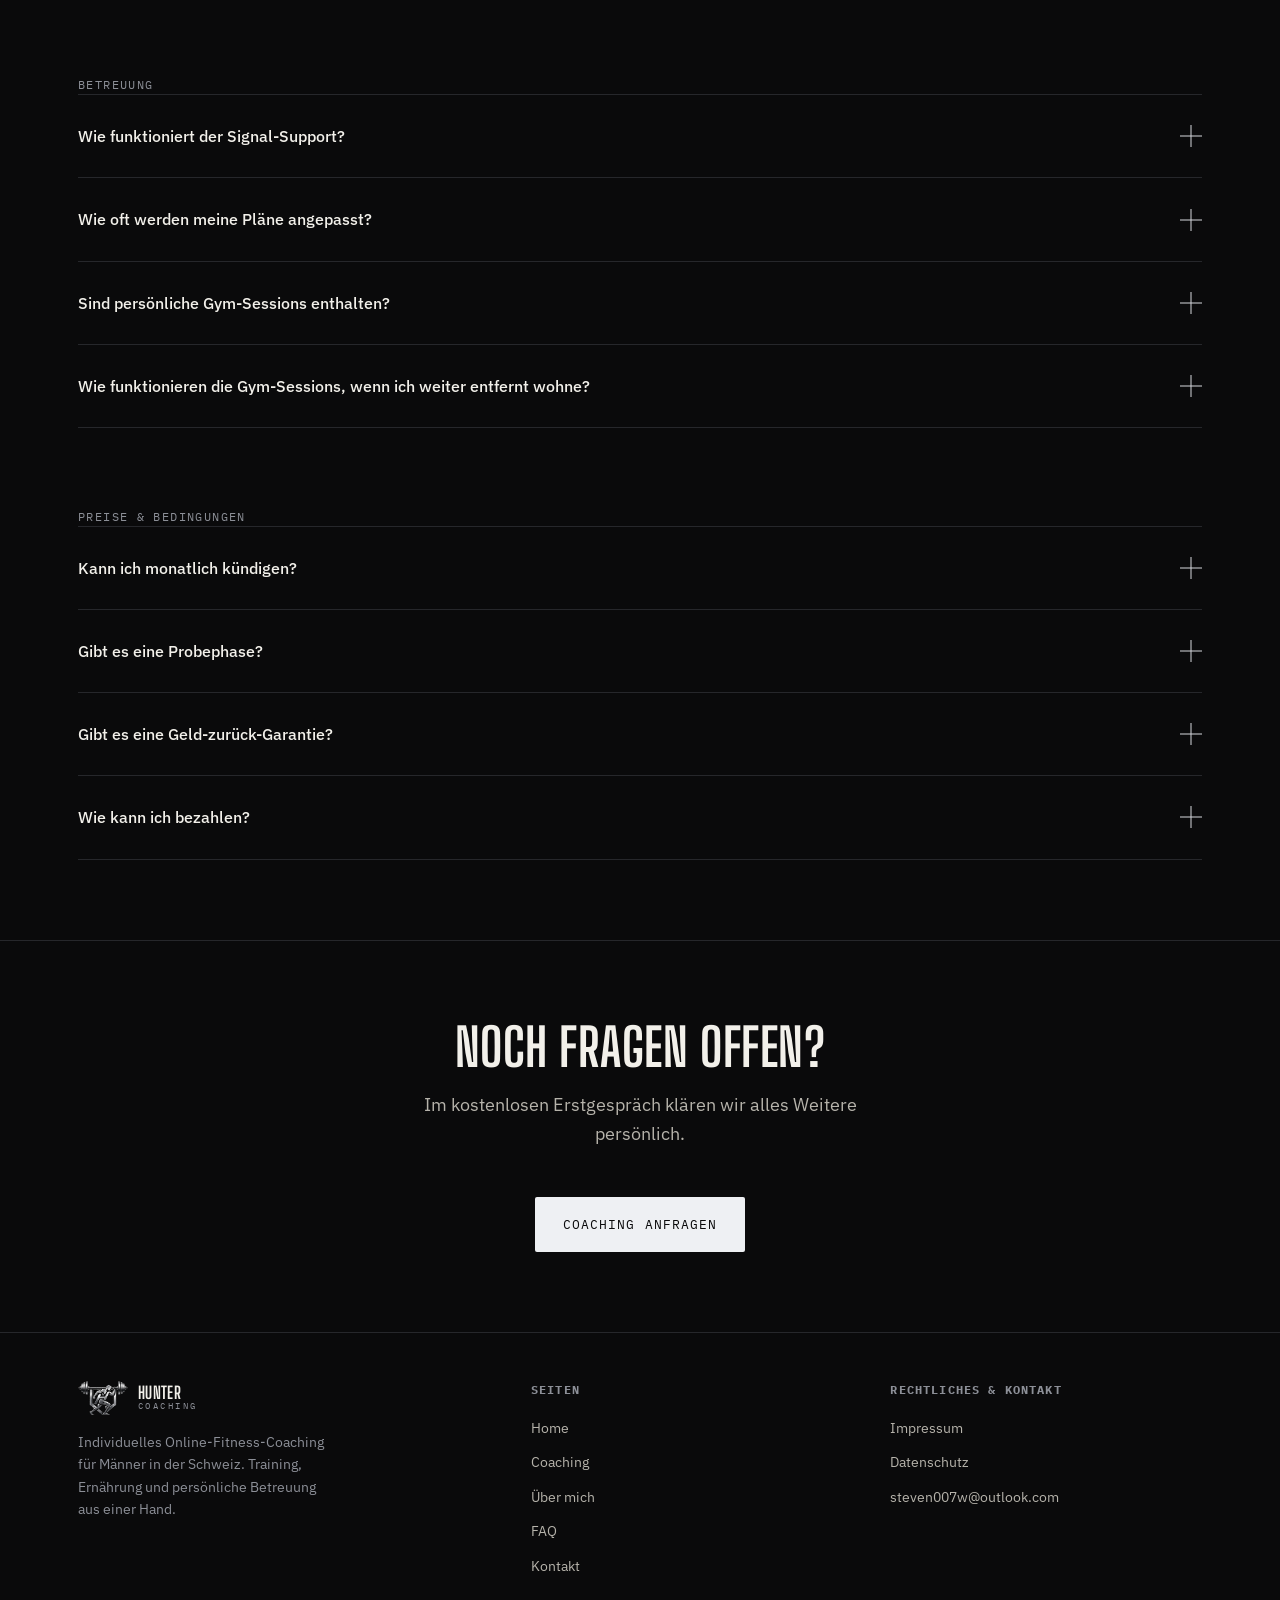
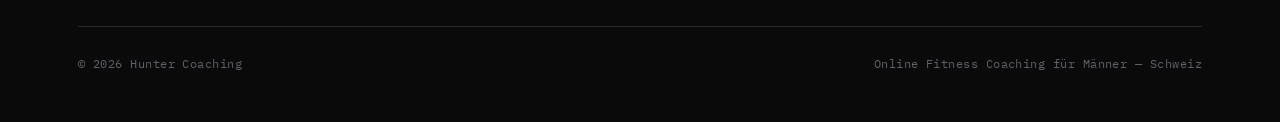
<file: faq.html>
<!doctype html>
<html lang="de">
<head>
<meta charset="utf-8">
<meta name="viewport" content="width=device-width, initial-scale=1">
<title>FAQ — Hunter Coaching</title>
<meta name="description" content="Häufige Fragen zu Hunter Coaching: Voraussetzungen, Trainingspläne, Ernährung, Signal-Support, Gym-Sessions, Preise und Laufzeiten.">
<link rel="preconnect" href="https://fonts.googleapis.com">
<link rel="preconnect" href="https://fonts.gstatic.com" crossorigin>
<link href="https://fonts.googleapis.com/css2?family=Big+Shoulders+Display:wght@500;600;700;800;900&family=IBM+Plex+Sans:wght@400;500;600;700&family=IBM+Plex+Mono:wght@400;500;600&display=swap" rel="stylesheet">
<link rel="stylesheet" href="styles.css">
</head>
<body data-page="faq">

<header class="site">
  <div class="wrap nav">
    <a class="brand" href="index.html">
      <img src="assets/hunter-icon.png" alt="Hunter Coaching Icon">
      <span class="word">HUNTER<small>Coaching</small></span>
    </a>
    <nav>
      <ul class="nav-links">
        <li><a href="index.html" data-nav="home">Home</a></li>
        <li><a href="index.html#coaching" data-nav="coaching">Coaching</a></li>
        <li><a href="ueber-mich.html" data-nav="about">Über mich</a></li>
        <li><a href="faq.html" data-nav="faq" class="active">FAQ</a></li>
        <li><a href="kontakt.html" data-nav="contact">Kontakt</a></li>
      </ul>
    </nav>
    <div class="nav-cta">
      <a class="btn btn-primary btn-text" href="kontakt.html">Coaching anfragen</a>
      <button class="nav-toggle" aria-label="Menü öffnen">
        <svg width="18" height="18" viewBox="0 0 18 18" fill="none"><path d="M1 4H17M1 9H17M1 14H17" stroke="currentColor" stroke-width="1.4"/></svg>
      </button>
    </div>
  </div>
</header>

<div class="mobile-menu">
  <div class="mm-top">
    <a class="brand" href="index.html">
      <img src="assets/hunter-icon.png" alt="Hunter Coaching Icon">
      <span class="word">HUNTER<small>Coaching</small></span>
    </a>
    <button class="mm-close nav-toggle" aria-label="Menü schliessen">
      <svg width="16" height="16" viewBox="0 0 16 16" fill="none"><path d="M1 1L15 15M15 1L1 15" stroke="currentColor" stroke-width="1.4"/></svg>
    </button>
  </div>
  <ul>
    <li><a href="index.html" data-nav="home">Home</a></li>
    <li><a href="index.html#coaching" data-nav="coaching">Coaching</a></li>
    <li><a href="ueber-mich.html" data-nav="about">Über mich</a></li>
    <li><a href="faq.html" data-nav="faq">FAQ</a></li>
    <li><a href="kontakt.html" data-nav="contact">Kontakt</a></li>
  </ul>
  <div class="mm-cta"><a class="btn btn-primary btn-block" href="kontakt.html">Coaching anfragen</a></div>
</div>

<main>
  <section class="page-hero">
    <div class="wrap">
      <p class="eyebrow">FAQ</p>
      <h1>Häufige Fragen.</h1>
      <p class="lead">Alles, was du vor deiner Anfrage wissen solltest — ehrlich beantwortet.</p>
    </div>
  </section>

  <section class="clause tight">
    <div class="wrap">

      <p class="faq-cat">Voraussetzungen</p>
      <div class="faq-list">
        <details class="faq-item">
          <summary class="faq-q">Für wen ist Hunter Coaching geeignet?<span class="plus"></span></summary>
          <div class="faq-a"><div class="faq-a-in">Für Männer von ca. 16 bis 50 Jahren, die Muskelmasse aufbauen, Körperfett reduzieren, zunehmen oder einen athletischen Körper entwickeln möchten — egal ob blutiger Anfänger oder mit 1–2 Jahren Erfahrung, die gerade stagnieren.</div></div>
        </details>
        <details class="faq-item">
          <summary class="faq-q">Muss ich bereits Erfahrung im Fitnessstudio haben?<span class="plus"></span></summary>
          <div class="faq-a"><div class="faq-a-in">Nein. Du musst kein Fitnessprofi sein — gerade Einsteiger ohne strukturierten Plan profitieren stark von klarer Anleitung bei der Übungsausführung.</div></div>
        </details>
        <details class="faq-item">
          <summary class="faq-q">Kann ich auch teilnehmen, wenn ich bereits seit 1–2 Jahren trainiere?<span class="plus"></span></summary>
          <div class="faq-a"><div class="faq-a-in">Ja, ausdrücklich. Viele Kunden trainieren schon eine Weile, hatten aber nie eine richtige Anleitung bei Übungsausführung oder Trainingsstruktur — genau da setzt das Coaching an.</div></div>
        </details>
        <details class="faq-item">
          <summary class="faq-q">Kann ich mit 16 oder 17 Jahren teilnehmen?<span class="plus"></span></summary>
          <div class="faq-a"><div class="faq-a-in">Ja. Coaching ist grundsätzlich ab 16 Jahren möglich. Bei Kunden unter 18 Jahren findet vor Beginn zusätzlich ein Gespräch mit den Eltern bzw. Erziehungsberechtigten statt.</div></div>
        </details>
      </div>

      <p class="faq-cat">Ziele &amp; Training</p>
      <div class="faq-list">
        <details class="faq-item">
          <summary class="faq-q">Kann ich gleichzeitig Muskeln aufbauen und Körperfett reduzieren?<span class="plus"></span></summary>
          <div class="faq-a"><div class="faq-a-in">Je nach Ausgangslage ist das möglich. Im kostenlosen Erstgespräch schauen wir gemeinsam, ob und wie eine Körperrekomposition für dich realistisch ist.</div></div>
        </details>
        <details class="faq-item">
          <summary class="faq-q">Kann ich mit Hunter Coaching zunehmen?<span class="plus"></span></summary>
          <div class="faq-a"><div class="faq-a-in">Ja. Gewichtszunahme mit Fokus auf Muskelaufbau ist eines der möglichen Ziele im Ernährungs- und Trainingsplan.</div></div>
        </details>
        <details class="faq-item">
          <summary class="faq-q">Kann ich nur zweimal pro Woche trainieren?<span class="plus"></span></summary>
          <div class="faq-a"><div class="faq-a-in">Ja. Der Trainingsplan wird an deine verfügbare Zeit angepasst — auch bei nur 2 Stunden pro Woche.</div></div>
        </details>
        <details class="faq-item">
          <summary class="faq-q">Kann ich fünfmal pro Woche trainieren?<span class="plus"></span></summary>
          <div class="faq-a"><div class="faq-a-in">Ja, auch das ist möglich — der Plan wird entsprechend auf 5 Trainingstage strukturiert.</div></div>
        </details>
        <details class="faq-item">
          <summary class="faq-q">Wie individuell ist mein Trainingsplan?<span class="plus"></span></summary>
          <div class="faq-a"><div class="faq-a-in">Vollständig individuell: Trainingshäufigkeit, Zeit, Trainingsstand, Ziel, Übungserfahrung, Alltag, verfügbare Geräte und gewünschter Trainingsstil fliessen alle mit ein. Keine Standardpläne.</div></div>
        </details>
      </div>

      <p class="faq-cat">Ernährung</p>
      <div class="faq-list">
        <details class="faq-item">
          <summary class="faq-q">Kann mein Ernährungsplan vegetarisch sein?<span class="plus"></span></summary>
          <div class="faq-a"><div class="faq-a-in">Ja. Deine Vorlieben, inklusive vegetarischer Ernährung, werden bei der Planerstellung berücksichtigt.</div></div>
        </details>
        <details class="faq-item">
          <summary class="faq-q">Werden Allergien und Unverträglichkeiten berücksichtigt?<span class="plus"></span></summary>
          <div class="faq-a"><div class="faq-a-in">Ja, immer. Diese besprechen wir bereits im Erstgespräch und berücksichtigen sie bei jedem Ernährungsplan.</div></div>
        </details>
      </div>

      <p class="faq-cat">Betreuung</p>
      <div class="faq-list">
        <details class="faq-item">
          <summary class="faq-q">Wie funktioniert der Signal-Support?<span class="plus"></span></summary>
          <div class="faq-a"><div class="faq-a-in">Du kannst mir jederzeit über Signal schreiben — zu Training, Ernährung, Fortschritt oder Motivation. Du bekommst persönliche Antworten von mir, nicht in Sekunden, aber verlässlich.</div></div>
        </details>
        <details class="faq-item">
          <summary class="faq-q">Wie oft werden meine Pläne angepasst?<span class="plus"></span></summary>
          <div class="faq-a"><div class="faq-a-in">Nach Bedarf. Laufen deine Fortschritte, ändern wir nicht unnötig etwas. Stagnierst du, analysieren wir woran es liegt und passen den Plan entsprechend an.</div></div>
        </details>
        <details class="faq-item">
          <summary class="faq-q">Sind persönliche Gym-Sessions enthalten?<span class="plus"></span></summary>
          <div class="faq-a"><div class="faq-a-in">Ja — 1 Session im 6-Monats-Paket, 2 Sessions im 12-Monats-Paket. Wir trainieren gemeinsam, ich zeige dir Übungsausführung und Trainingsaufbau vor Ort.</div></div>
        </details>
        <details class="faq-item">
          <summary class="faq-q">Wie funktionieren die Gym-Sessions, wenn ich weiter entfernt wohne?<span class="plus"></span></summary>
          <div class="faq-a"><div class="faq-a-in">Wir vereinbaren gemeinsam einen passenden Trainingsort. Wohnst du in der Nähe, komme ich zu deinem Studio; sonst treffen wir uns an einem vereinbarten Ort — die Organisation läuft immer individuell nach Absprache.</div></div>
        </details>
      </div>

      <p class="faq-cat">Preise &amp; Bedingungen</p>
      <div class="faq-list">
        <details class="faq-item">
          <summary class="faq-q">Kann ich monatlich kündigen?<span class="plus"></span></summary>
          <div class="faq-a"><div class="faq-a-in">Nein. Es werden ausschliesslich feste Laufzeiten von 6 oder 12 Monaten angeboten — kein monatlich kündbares Abo.</div></div>
        </details>
        <details class="faq-item">
          <summary class="faq-q">Gibt es eine Probephase?<span class="plus"></span></summary>
          <div class="faq-a"><div class="faq-a-in">Nein. Das kostenlose Erstgespräch dient dazu, vorab zu klären, ob Hunter Coaching zu dir passt.</div></div>
        </details>
        <details class="faq-item">
          <summary class="faq-q">Gibt es eine Geld-zurück-Garantie?<span class="plus"></span></summary>
          <div class="faq-a"><div class="faq-a-in">Nein, es gibt keine Geld-zurück-Garantie.</div></div>
        </details>
        <details class="faq-item">
          <summary class="faq-q">Wie kann ich bezahlen?<span class="plus"></span></summary>
          <div class="faq-a"><div class="faq-a-in">Ausschliesslich per Banküberweisung.</div></div>
        </details>
      </div>

    </div>
  </section>

  <section class="clause tight final-cta">
    <div class="wrap reveal">
      <h2>Noch Fragen offen?</h2>
      <p class="lead">Im kostenlosen Erstgespräch klären wir alles Weitere persönlich.</p>
      <div class="cta-row">
        <a class="btn btn-primary" href="kontakt.html">Coaching anfragen</a>
      </div>
    </div>
  </section>
</main>

<footer>
  <div class="wrap">
    <div class="footer-grid">
      <div class="brand-col">
        <a class="brand" href="index.html">
          <img src="assets/hunter-icon.png" alt="Hunter Coaching Icon">
          <span class="word">HUNTER<small>Coaching</small></span>
        </a>
        <p>Individuelles Online-Fitness-Coaching für Männer in der Schweiz. Training, Ernährung und persönliche Betreuung aus einer Hand.</p>
      </div>
      <div>
        <h4>Seiten</h4>
        <ul>
          <li><a href="index.html">Home</a></li>
          <li><a href="index.html#coaching">Coaching</a></li>
          <li><a href="ueber-mich.html">Über mich</a></li>
          <li><a href="faq.html">FAQ</a></li>
          <li><a href="kontakt.html">Kontakt</a></li>
        </ul>
      </div>
      <div>
        <h4>Rechtliches &amp; Kontakt</h4>
        <ul>
          <li><a href="impressum.html">Impressum</a></li>
          <li><a href="datenschutz.html">Datenschutz</a></li>
          <li><a href="mailto:steven007w@outlook.com">steven007w@outlook.com</a></li>
        </ul>
      </div>
    </div>
    <div class="footer-row">
      <span>© <span id="year"></span> Hunter Coaching</span>
      <span>Online Fitness Coaching für Männer — Schweiz</span>
    </div>
  </div>
</footer>

<div class="mobile-cta-bar">
  <a class="btn btn-primary btn-block" href="kontakt.html">Coaching anfragen</a>
</div>

<script src="script.js"></script>
<script>document.getElementById("year").textContent = new Date().getFullYear();</script>
</body>
</html>
</file>
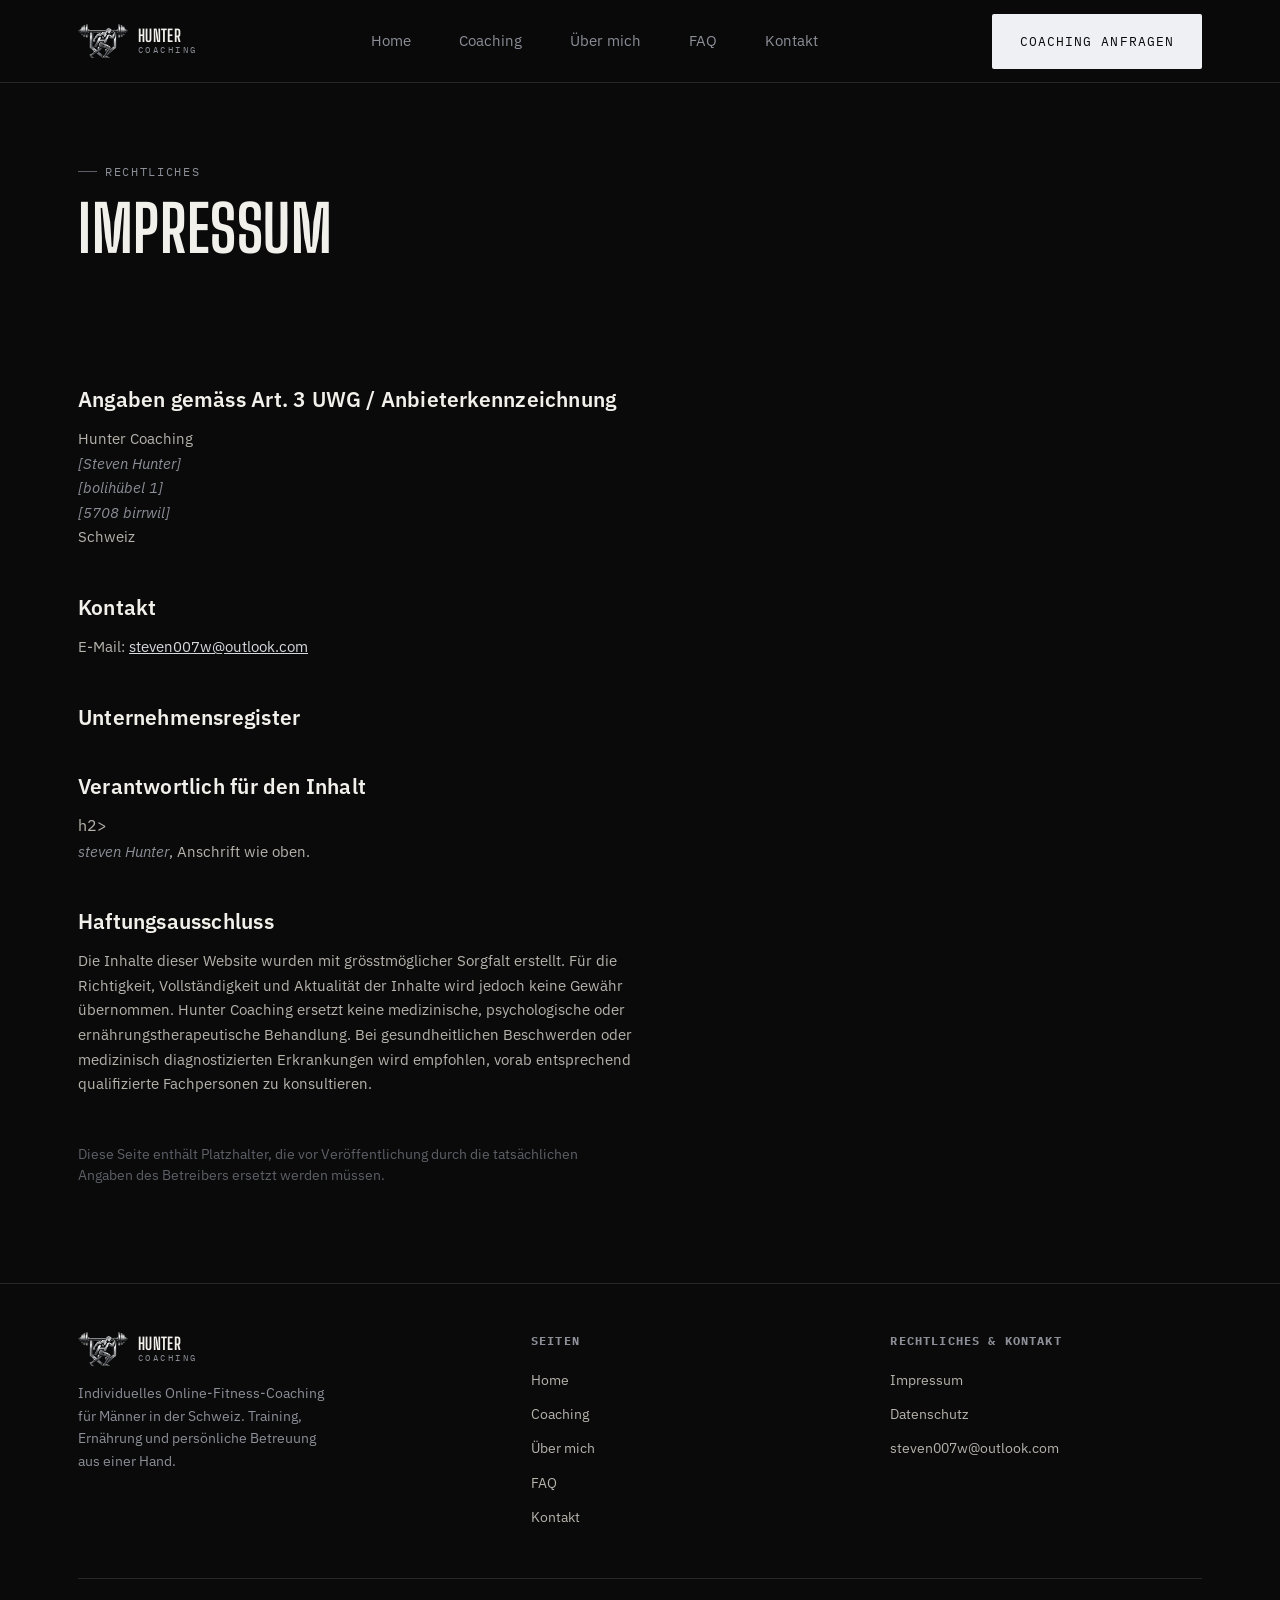
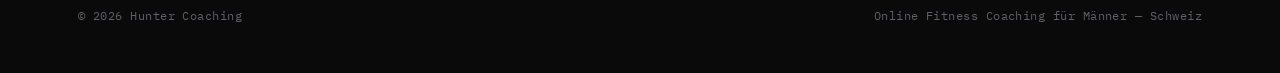
<file: impressum.html>
<!doctype html>
<html lang="de">
<head>
<meta charset="utf-8">
<meta name="viewport" content="width=device-width, initial-scale=1">
<title>Impressum — Hunter Coaching</title>
<meta name="description" content="Impressum von Hunter Coaching.">
<link rel="preconnect" href="https://fonts.googleapis.com">
<link rel="preconnect" href="https://fonts.gstatic.com" crossorigin>
<link href="https://fonts.googleapis.com/css2?family=Big+Shoulders+Display:wght@500;600;700;800;900&family=IBM+Plex+Sans:wght@400;500;600;700&family=IBM+Plex+Mono:wght@400;500;600&display=swap" rel="stylesheet">
<link rel="stylesheet" href="styles.css">
</head>
<body data-page="impressum">

<header class="site">
  <div class="wrap nav">
    <a class="brand" href="index.html">
      <img src="assets/hunter-icon.png" alt="Hunter Coaching Icon">
      <span class="word">HUNTER<small>Coaching</small></span>
    </a>
    <nav>
      <ul class="nav-links">
        <li><a href="index.html" data-nav="home">Home</a></li>
        <li><a href="index.html#coaching" data-nav="coaching">Coaching</a></li>
        <li><a href="ueber-mich.html" data-nav="about">Über mich</a></li>
        <li><a href="faq.html" data-nav="faq">FAQ</a></li>
        <li><a href="kontakt.html" data-nav="contact">Kontakt</a></li>
      </ul>
    </nav>
    <div class="nav-cta">
      <a class="btn btn-primary btn-text" href="kontakt.html">Coaching anfragen</a>
      <button class="nav-toggle" aria-label="Menü öffnen">
        <svg width="18" height="18" viewBox="0 0 18 18" fill="none"><path d="M1 4H17M1 9H17M1 14H17" stroke="currentColor" stroke-width="1.4"/></svg>
      </button>
    </div>
  </div>
</header>

<div class="mobile-menu">
  <div class="mm-top">
    <a class="brand" href="index.html">
      <img src="assets/hunter-icon.png" alt="Hunter Coaching Icon">
      <span class="word">HUNTER<small>Coaching</small></span>
    </a>
    <button class="mm-close nav-toggle" aria-label="Menü schliessen">
      <svg width="16" height="16" viewBox="0 0 16 16" fill="none"><path d="M1 1L15 15M15 1L1 15" stroke="currentColor" stroke-width="1.4"/></svg>
    </button>
  </div>
  <ul>
    <li><a href="index.html" data-nav="home">Home</a></li>
    <li><a href="index.html#coaching" data-nav="coaching">Coaching</a></li>
    <li><a href="ueber-mich.html" data-nav="about">Über mich</a></li>
    <li><a href="faq.html" data-nav="faq">FAQ</a></li>
    <li><a href="kontakt.html" data-nav="contact">Kontakt</a></li>
  </ul>
  <div class="mm-cta"><a class="btn btn-primary btn-block" href="kontakt.html">Coaching anfragen</a></div>
</div>

<main>
  <section class="page-hero">
    <div class="wrap">
      <p class="eyebrow">Rechtliches</p>
      <h1>Impressum</h1>
    </div>
  </section>

  <section class="clause tight">
    <div class="wrap legal-body">
      <h2>Angaben gemäss Art. 3 UWG / Anbieterkennzeichnung</h2>
      <p>
        Hunter Coaching<br>
        <span class="ph">[Steven Hunter]</span><br>
        <span class="ph">[bolihübel 1]</span><br>
        <span class="ph">[5708 birrwil]</span><br>
        Schweiz
      </p>

      <h2>Kontakt</h2>
      <p>
        E-Mail: <a href="mailto:steven007w@outlook.com" style="color:var(--silver)">steven007w@outlook.com</a><br>
       
      </p>

      <h2>Unternehmensregister</h2>
     

      <h2>Verantwortlich für den Inhalt</h2>h2>
      <p><span class="ph">steven Hunter</span>, Anschrift wie oben.</p>

      <h2>Haftungsausschluss</h2>
      <p>Die Inhalte dieser Website wurden mit grösstmöglicher Sorgfalt erstellt. Für die Richtigkeit, Vollständigkeit und Aktualität der Inhalte wird jedoch keine Gewähr übernommen. Hunter Coaching ersetzt keine medizinische, psychologische oder ernährungstherapeutische Behandlung. Bei gesundheitlichen Beschwerden oder medizinisch diagnostizierten Erkrankungen wird empfohlen, vorab entsprechend qualifizierte Fachpersonen zu konsultieren.</p>

      <p style="margin-top: var(--s4); font-size: 0.85rem; color: var(--steel-dim);">Diese Seite enthält Platzhalter, die vor Veröffentlichung durch die tatsächlichen Angaben des Betreibers ersetzt werden müssen.</p>
    </div>
  </section>
</main>

<footer>
  <div class="wrap">
    <div class="footer-grid">
      <div class="brand-col">
        <a class="brand" href="index.html">
          <img src="assets/hunter-icon.png" alt="Hunter Coaching Icon">
          <span class="word">HUNTER<small>Coaching</small></span>
        </a>
        <p>Individuelles Online-Fitness-Coaching für Männer in der Schweiz. Training, Ernährung und persönliche Betreuung aus einer Hand.</p>
      </div>
      <div>
        <h4>Seiten</h4>
        <ul>
          <li><a href="index.html">Home</a></li>
          <li><a href="index.html#coaching">Coaching</a></li>
          <li><a href="ueber-mich.html">Über mich</a></li>
          <li><a href="faq.html">FAQ</a></li>
          <li><a href="kontakt.html">Kontakt</a></li>
        </ul>
      </div>
      <div>
        <h4>Rechtliches &amp; Kontakt</h4>
        <ul>
          <li><a href="impressum.html">Impressum</a></li>
          <li><a href="datenschutz.html">Datenschutz</a></li>
          <li><a href="mailto:steven007w@outlook.com">steven007w@outlook.com</a></li>
        </ul>
      </div>
    </div>
    <div class="footer-row">
      <span>© <span id="year"></span> Hunter Coaching</span>
      <span>Online Fitness Coaching für Männer — Schweiz</span>
    </div>
  </div>
</footer>

<script src="script.js"></script>
<script>document.getElementById("year").textContent = new Date().getFullYear();</script>
</body>
</html>
</file>
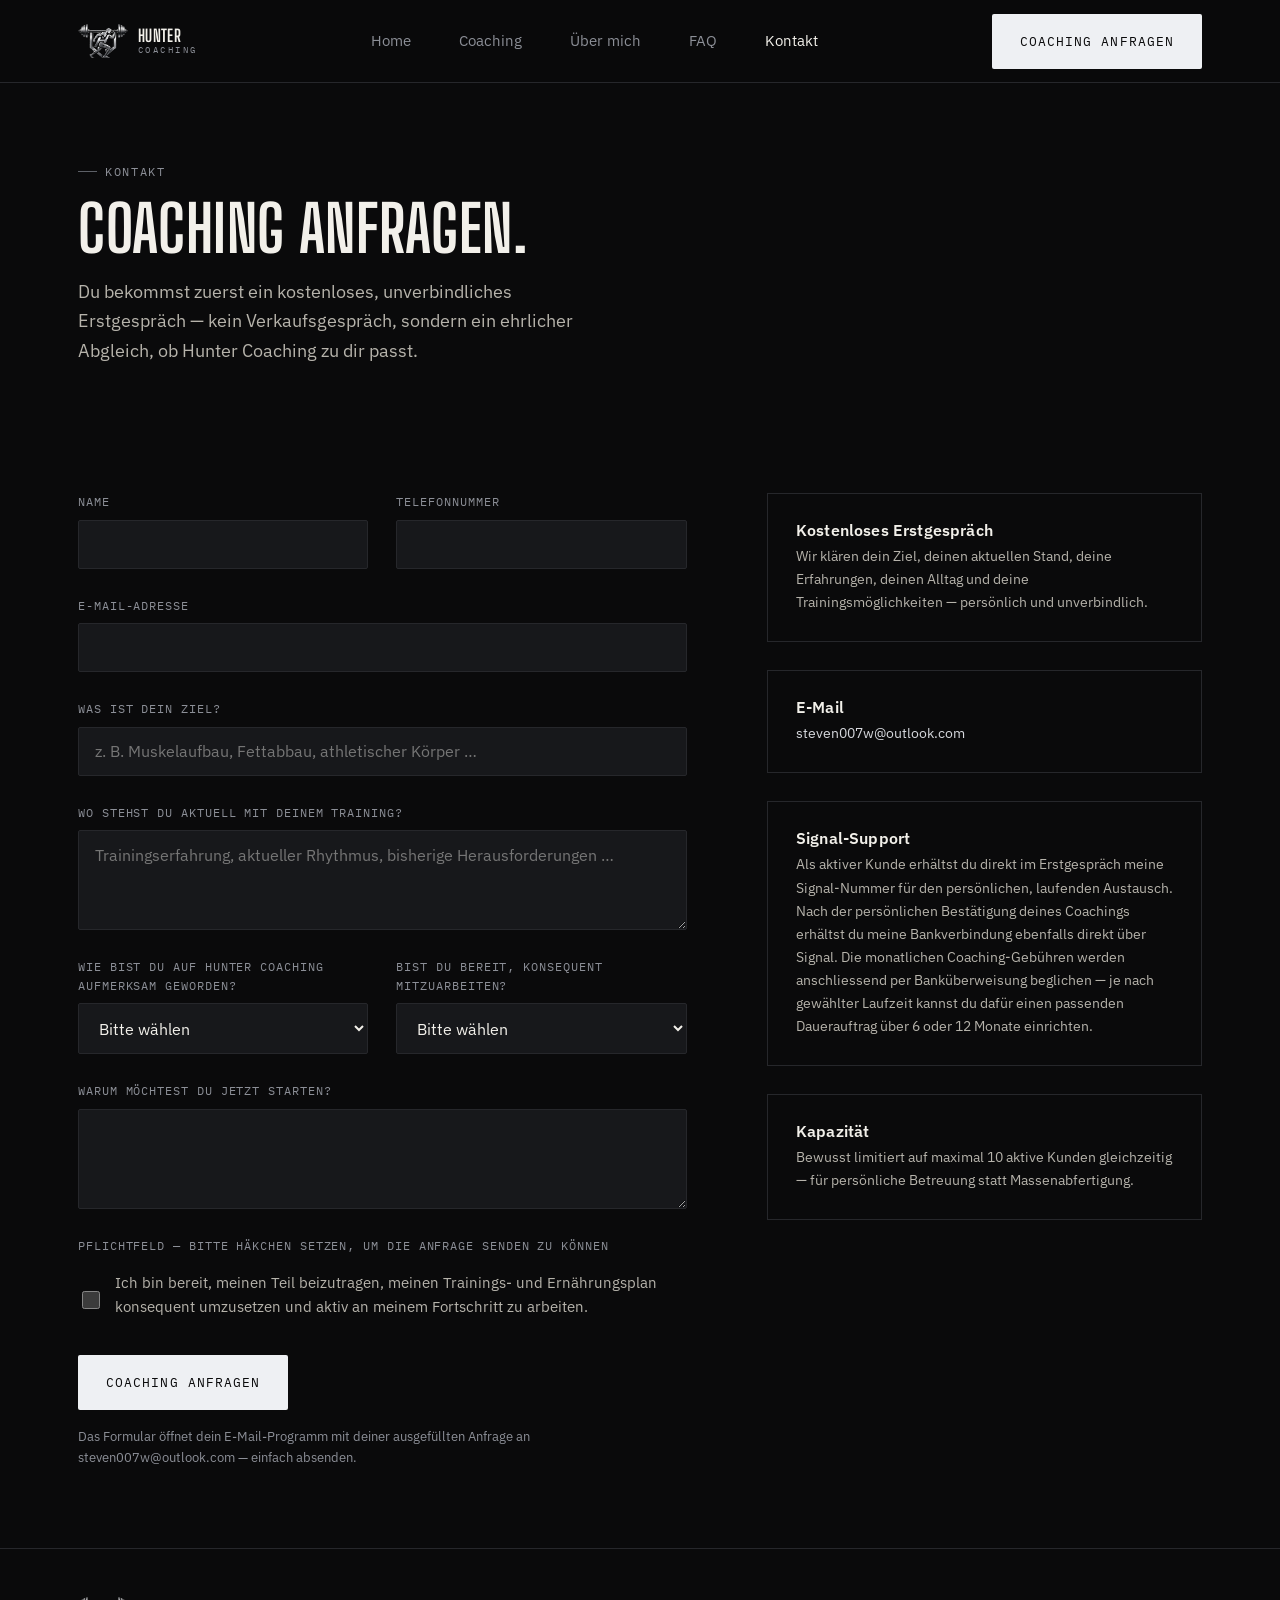
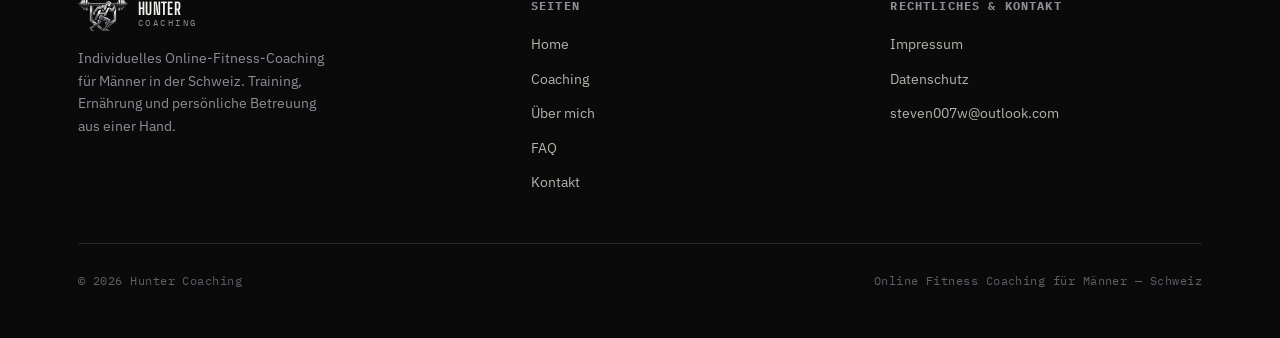
<file: kontakt.html>
<!doctype html>
<html lang="de">
<head>
<meta charset="utf-8">
<meta name="viewport" content="width=device-width, initial-scale=1">
<title>Kontakt — Hunter Coaching</title>
<meta name="description" content="Coaching anfragen bei Hunter Coaching — kostenloses, unverbindliches Erstgespräch für individuelles Online-Fitness-Coaching in der Schweiz.">
<link rel="preconnect" href="https://fonts.googleapis.com">
<link rel="preconnect" href="https://fonts.gstatic.com" crossorigin>
<link href="https://fonts.googleapis.com/css2?family=Big+Shoulders+Display:wght@500;600;700;800;900&family=IBM+Plex+Sans:wght@400;500;600;700&family=IBM+Plex+Mono:wght@400;500;600&display=swap" rel="stylesheet">
<link rel="stylesheet" href="styles.css">
</head>
<body data-page="contact">

<header class="site">
  <div class="wrap nav">
    <a class="brand" href="index.html">
      <img src="assets/hunter-icon.png" alt="Hunter Coaching Icon">
      <span class="word">HUNTER<small>Coaching</small></span>
    </a>
    <nav>
      <ul class="nav-links">
        <li><a href="index.html" data-nav="home">Home</a></li>
        <li><a href="index.html#coaching" data-nav="coaching">Coaching</a></li>
        <li><a href="ueber-mich.html" data-nav="about">Über mich</a></li>
        <li><a href="faq.html" data-nav="faq">FAQ</a></li>
        <li><a href="kontakt.html" data-nav="contact" class="active">Kontakt</a></li>
      </ul>
    </nav>
    <div class="nav-cta">
      <a class="btn btn-primary btn-text" href="kontakt.html">Coaching anfragen</a>
      <button class="nav-toggle" aria-label="Menü öffnen">
        <svg width="18" height="18" viewBox="0 0 18 18" fill="none"><path d="M1 4H17M1 9H17M1 14H17" stroke="currentColor" stroke-width="1.4"/></svg>
      </button>
    </div>
  </div>
</header>

<div class="mobile-menu">
  <div class="mm-top">
    <a class="brand" href="index.html">
      <img src="assets/hunter-icon.png" alt="Hunter Coaching Icon">
      <span class="word">HUNTER<small>Coaching</small></span>
    </a>
    <button class="mm-close nav-toggle" aria-label="Menü schliessen">
      <svg width="16" height="16" viewBox="0 0 16 16" fill="none"><path d="M1 1L15 15M15 1L1 15" stroke="currentColor" stroke-width="1.4"/></svg>
    </button>
  </div>
  <ul>
    <li><a href="index.html" data-nav="home">Home</a></li>
    <li><a href="index.html#coaching" data-nav="coaching">Coaching</a></li>
    <li><a href="ueber-mich.html" data-nav="about">Über mich</a></li>
    <li><a href="faq.html" data-nav="faq">FAQ</a></li>
    <li><a href="kontakt.html" data-nav="contact">Kontakt</a></li>
  </ul>
  <div class="mm-cta"><a class="btn btn-primary btn-block" href="kontakt.html">Coaching anfragen</a></div>
</div>

<main>
  <section class="page-hero">
    <div class="wrap">
      <p class="eyebrow">Kontakt</p>
      <h1>Coaching anfragen.</h1>
      <p class="lead">Du bekommst zuerst ein kostenloses, unverbindliches Erstgespräch — kein Verkaufsgespräch, sondern ein ehrlicher Abgleich, ob Hunter Coaching zu dir passt.</p>
    </div>
  </section>

  <section class="clause tight">
    <div class="wrap">
      <div class="split split-wide">

        <form class="reveal" id="contact-form" name="coaching" method="POST" netlify novalidate> 
          <div class="form-grid">
            <div class="field">
              <label for="f-name">Name</label>
              <input type="text" id="f-name" name="name" required>
            </div>
            <div class="field">
              <label for="f-phone">Telefonnummer</label>
              <input type="tel" id="f-phone" name="phone" required>
            </div>
            <div class="field full">
              <label for="f-email">E-Mail-Adresse</label>
              <input type="email" id="f-email" name="email" required>
            </div>
            <div class="field full">
              <label for="f-goal">Was ist dein Ziel?</label>
              <input type="text" id="f-goal" name="goal" placeholder="z. B. Muskelaufbau, Fettabbau, athletischer Körper …" required>
            </div>
            <div class="field full">
              <label for="f-level">Wo stehst du aktuell mit deinem Training?</label>
              <textarea id="f-level" name="level" placeholder="Trainingserfahrung, aktueller Rhythmus, bisherige Herausforderungen …" required></textarea>
            </div>
            <div class="field">
              <label for="f-source">Wie bist du auf Hunter Coaching aufmerksam geworden?</label>
              <select id="f-source" name="source" required>
                <option value="">Bitte wählen</option>
                <option>Instagram</option>
                <option>TikTok</option>
                <option>Empfehlung</option>
                <option>Google</option>
                <option>Sonstiges</option>
              </select>
            </div>
            <div class="field">
              <label for="f-ready">Bist du bereit, konsequent mitzuarbeiten?</label>
              <select id="f-ready" name="ready" required>
                <option value="">Bitte wählen</option>
                <option>Ja, absolut</option>
                <option>Ich bin mir noch unsicher</option>
              </select>
            </div>
            <div class="field full">
              <label for="f-why">Warum möchtest du jetzt starten?</label>
              <textarea id="f-why" name="why" required></textarea>
            </div>
            <div class="field full">
              <span style="font-family:var(--mono); font-size:0.72rem; letter-spacing:0.08em; text-transform:uppercase; color:var(--steel); display:block; margin-bottom:0.5rem;">Pflichtfeld — bitte Häkchen setzen, um die Anfrage senden zu können</span>
              <div class="checkbox-field">
                <input type="checkbox" id="f-consent" name="consent" required>
                <label for="f-consent">Ich bin bereit, meinen Teil beizutragen, meinen Trainings- und Ernährungsplan konsequent umzusetzen und aktiv an meinem Fortschritt zu arbeiten.</label>
              </div>
            </div>
          </div>
          <button class="btn btn-primary" type="submit" style="margin-top: var(--s3);">Coaching anfragen</button>
          <p class="form-note">Das Formular öffnet dein E-Mail-Programm mit deiner ausgefüllten Anfrage an steven007w@outlook.com — einfach absenden.</p>
          <p class="form-status" id="form-status"></p>
        </form>

        <div class="reveal contact-side">
          <div class="contact-channel">
            <div>
              <h3>Kostenloses Erstgespräch</h3>
              <p>Wir klären dein Ziel, deinen aktuellen Stand, deine Erfahrungen, deinen Alltag und deine Trainingsmöglichkeiten — persönlich und unverbindlich.</p>
            </div>
          </div>
          <div class="contact-channel">
            <div>
              <h3>E-Mail</h3>
              <p><a href="mailto:steven007w@outlook.com">steven007w@outlook.com</a></p>
            </div>
          </div>
          <div class="contact-channel">
            <div>
              <h3>Signal-Support</h3>
              <p>Als aktiver Kunde erhältst du direkt im Erstgespräch meine Signal-Nummer für den persönlichen, laufenden Austausch. Nach der persönlichen Bestätigung deines Coachings erhältst du meine Bankverbindung ebenfalls direkt über Signal. Die monatlichen Coaching-Gebühren werden anschliessend per Banküberweisung beglichen — je nach gewählter Laufzeit kannst du dafür einen passenden Dauerauftrag über 6 oder 12 Monate einrichten.</p>
            </div>
          </div>
          <div class="contact-channel">
            <div>
              <h3>Kapazität</h3>
              <p>Bewusst limitiert auf maximal 10 aktive Kunden gleichzeitig — für persönliche Betreuung statt Massenabfertigung.</p>
            </div>
          </div>
        </div>

      </div>
    </div>
  </section>
</main>

<footer>
  <div class="wrap">
    <div class="footer-grid">
      <div class="brand-col">
        <a class="brand" href="index.html">
          <img src="assets/hunter-icon.png" alt="Hunter Coaching Icon">
          <span class="word">HUNTER<small>Coaching</small></span>
        </a>
        <p>Individuelles Online-Fitness-Coaching für Männer in der Schweiz. Training, Ernährung und persönliche Betreuung aus einer Hand.</p>
      </div>
      <div>
        <h4>Seiten</h4>
        <ul>
          <li><a href="index.html">Home</a></li>
          <li><a href="index.html#coaching">Coaching</a></li>
          <li><a href="ueber-mich.html">Über mich</a></li>
          <li><a href="faq.html">FAQ</a></li>
          <li><a href="kontakt.html">Kontakt</a></li>
        </ul>
      </div>
      <div>
        <h4>Rechtliches &amp; Kontakt</h4>
        <ul>
          <li><a href="impressum.html">Impressum</a></li>
          <li><a href="datenschutz.html">Datenschutz</a></li>
          <li><a href="mailto:steven007w@outlook.com">steven007w@outlook.com</a></li>
        </ul>
      </div>
    </div>
    <div class="footer-row">
      <span>© <span id="year"></span> Hunter Coaching</span>
      <span>Online Fitness Coaching für Männer — Schweiz</span>
    </div>
  </div>
</footer>

<script src="script.js"></script>
<script>document.getElementById("year").textContent = new Date().getFullYear();</script>
</body>
</html>
</file>
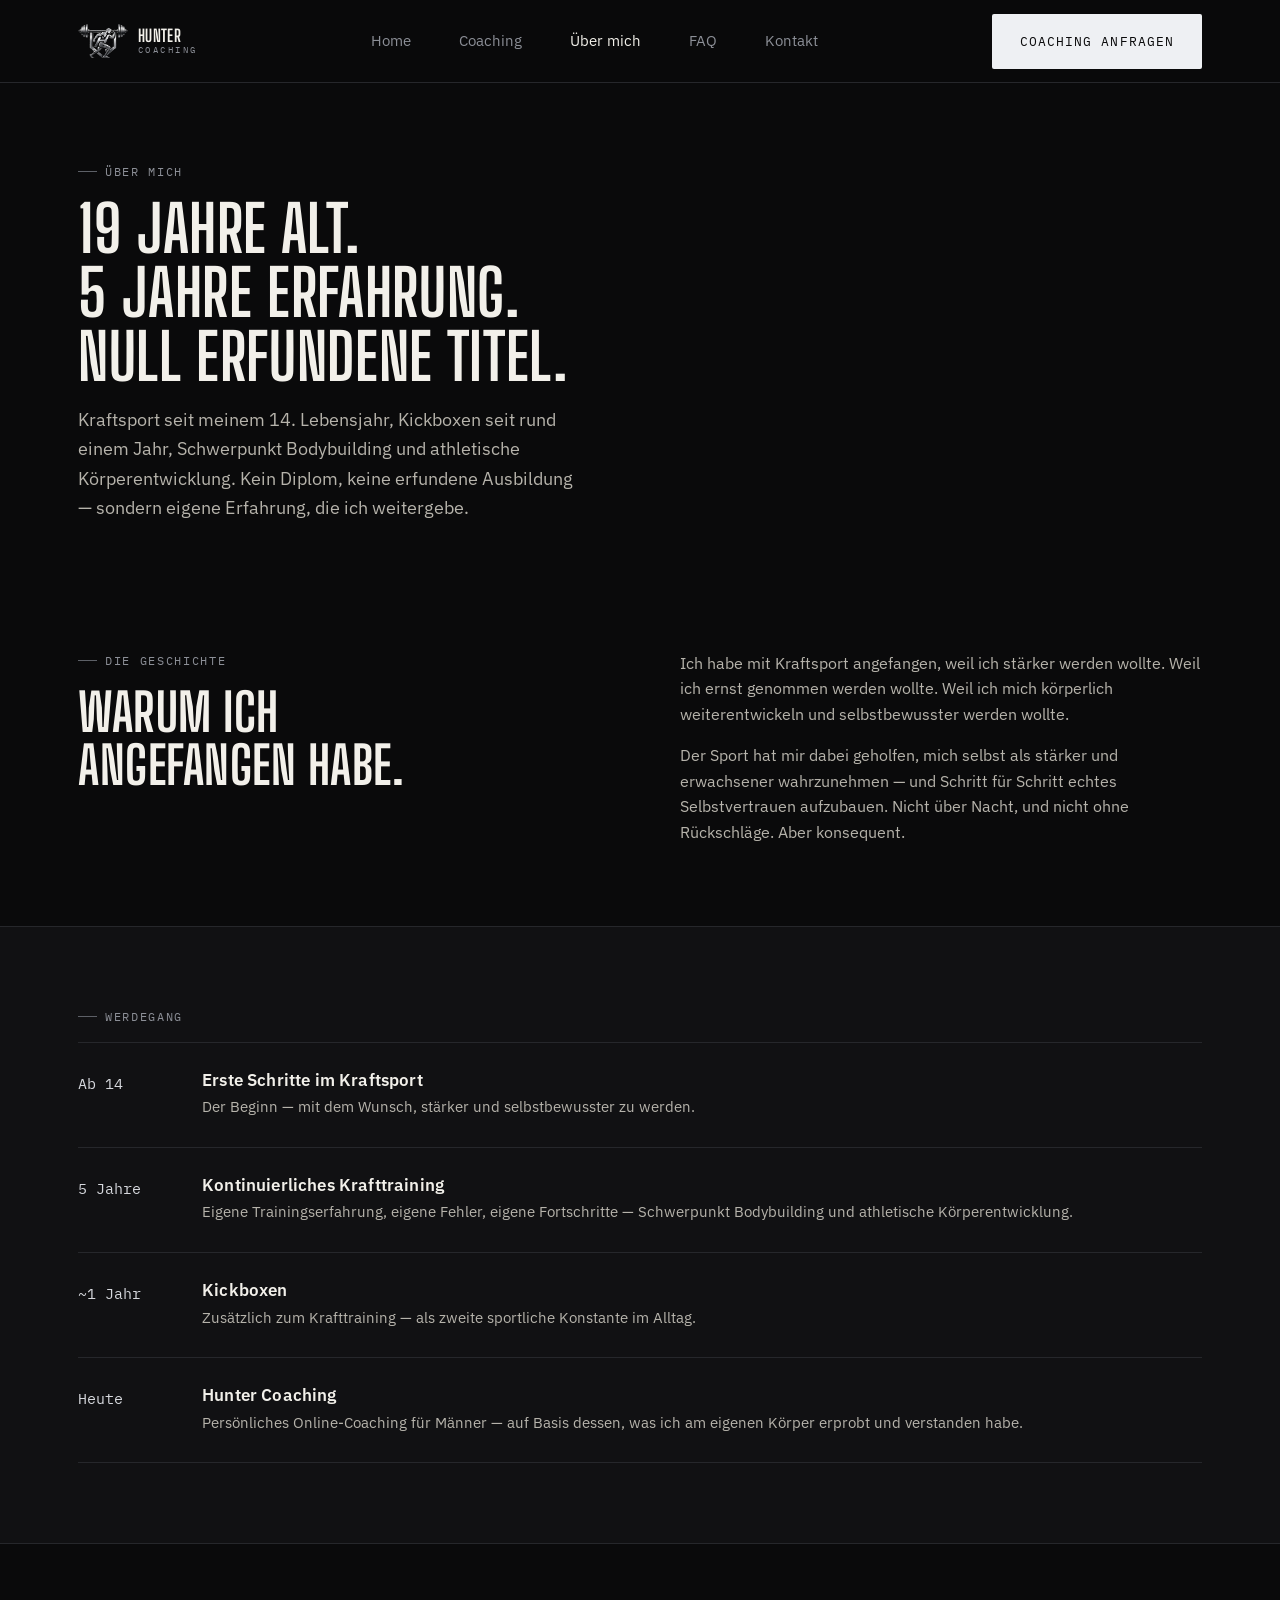
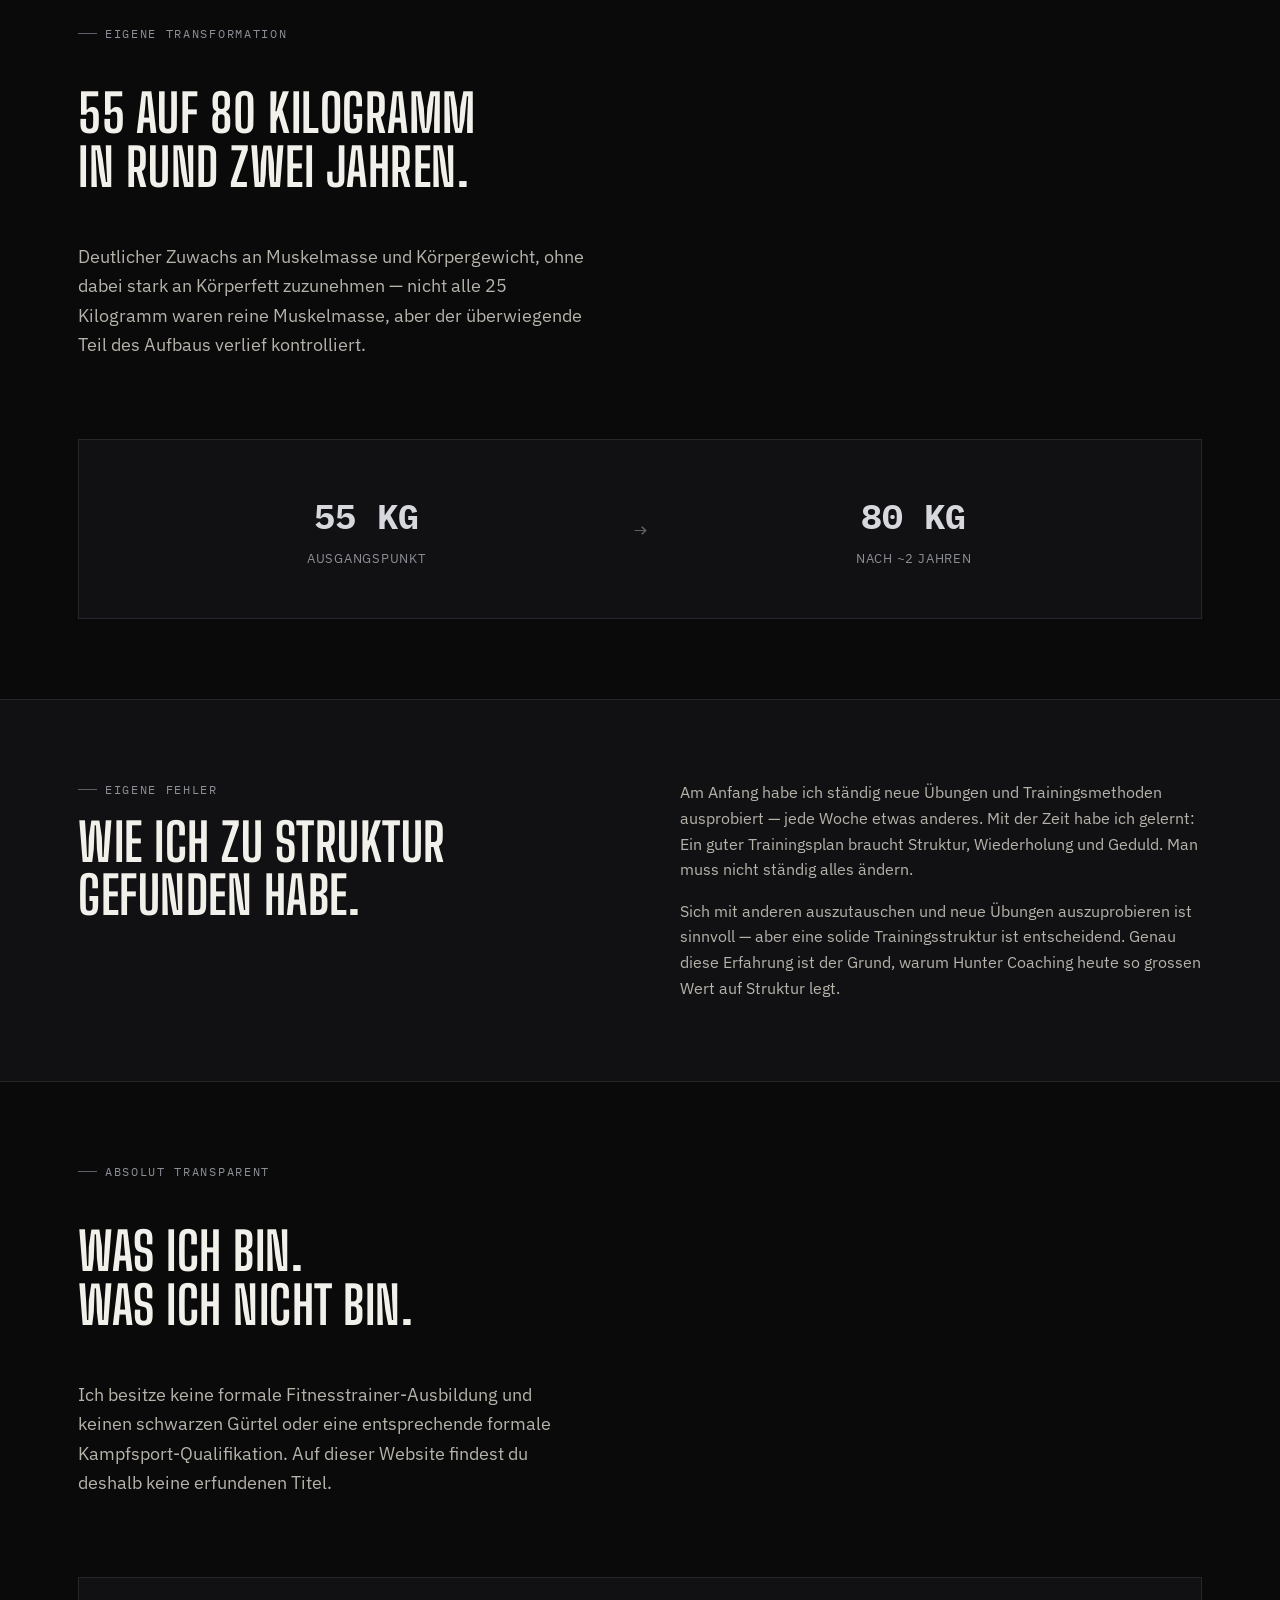
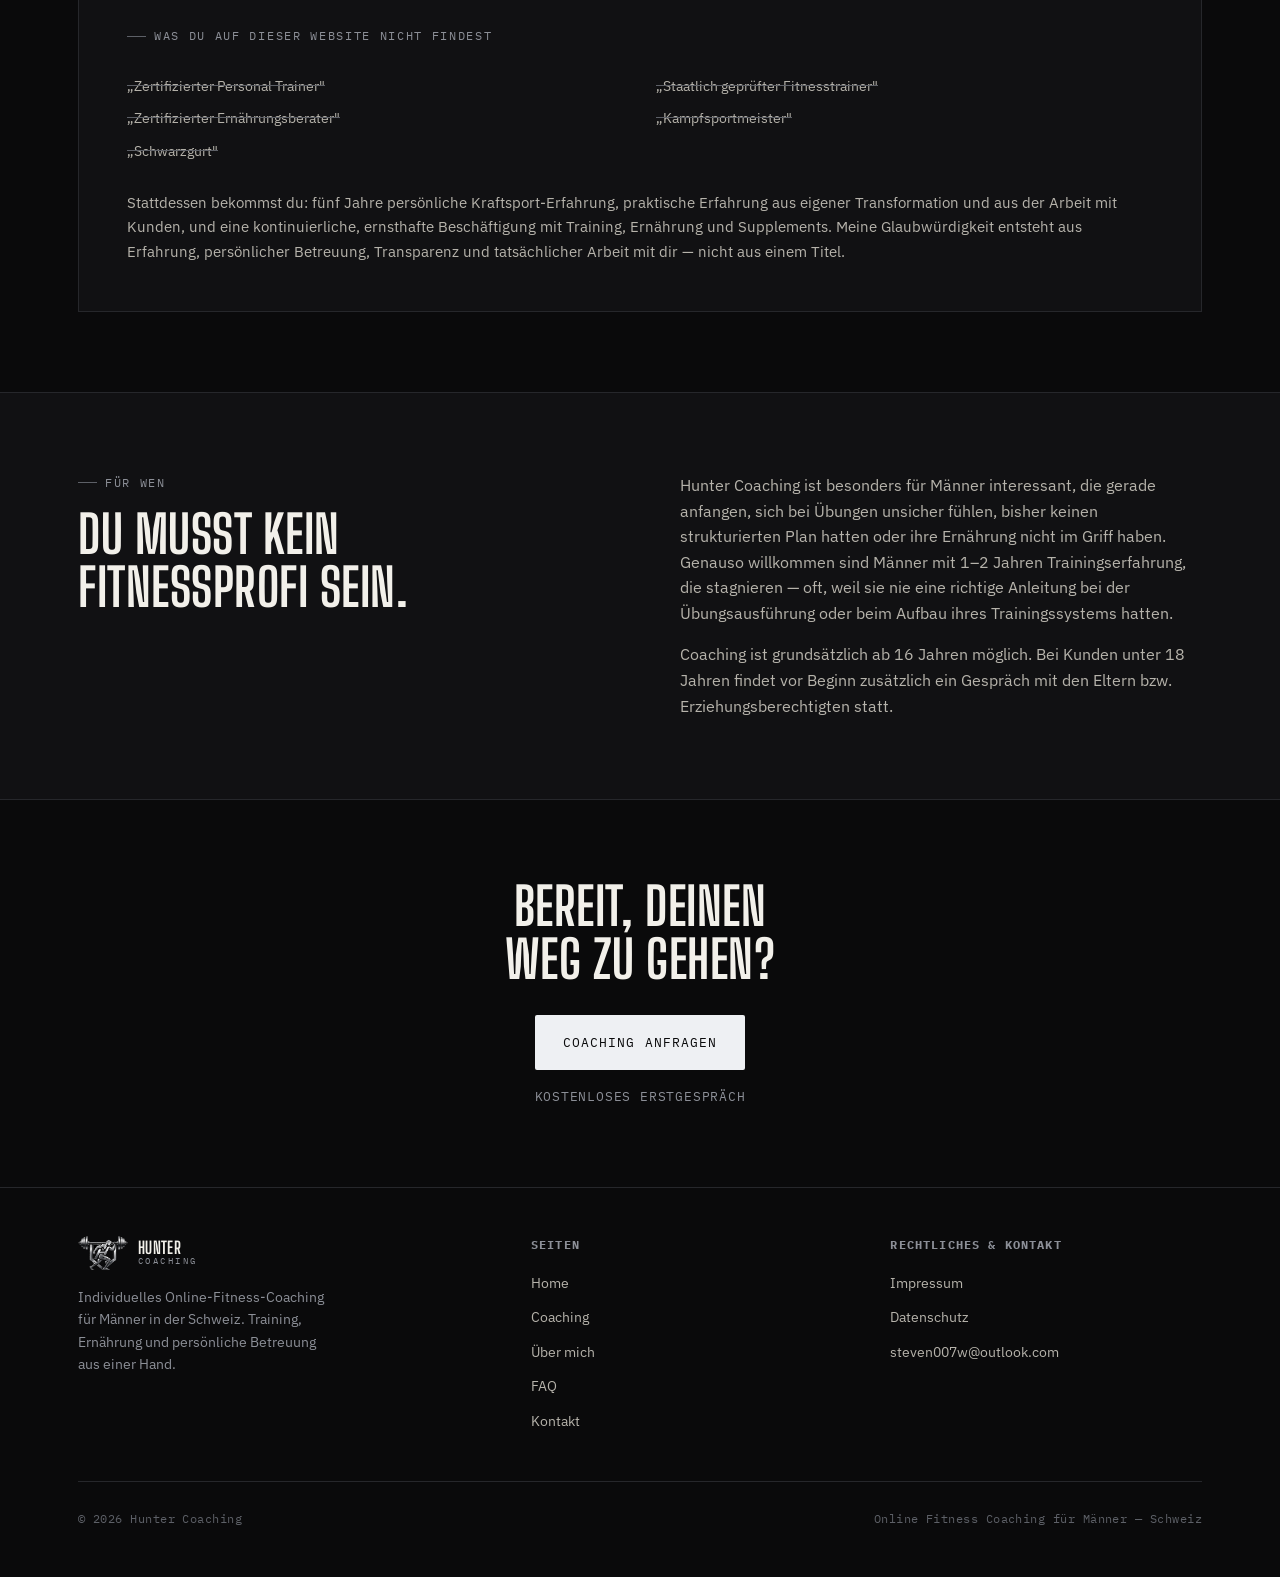
<file: ueber-mich.html>
<!doctype html>
<html lang="de">
<head>
<meta charset="utf-8">
<meta name="viewport" content="width=device-width, initial-scale=1">
<title>Über mich — Hunter Coaching</title>
<meta name="description" content="19 Jahre alt, 5 Jahre eigene Trainingserfahrung, keine erfundenen Zertifikate — die Geschichte hinter Hunter Coaching.">
<link rel="preconnect" href="https://fonts.googleapis.com">
<link rel="preconnect" href="https://fonts.gstatic.com" crossorigin>
<link href="https://fonts.googleapis.com/css2?family=Big+Shoulders+Display:wght@500;600;700;800;900&family=IBM+Plex+Sans:wght@400;500;600;700&family=IBM+Plex+Mono:wght@400;500;600&display=swap" rel="stylesheet">
<link rel="stylesheet" href="styles.css">
</head>
<body data-page="about">

<header class="site">
  <div class="wrap nav">
    <a class="brand" href="index.html">
      <img src="assets/hunter-icon.png" alt="Hunter Coaching Icon">
      <span class="word">HUNTER<small>Coaching</small></span>
    </a>
    <nav>
      <ul class="nav-links">
        <li><a href="index.html" data-nav="home">Home</a></li>
        <li><a href="index.html#coaching" data-nav="coaching">Coaching</a></li>
        <li><a href="ueber-mich.html" data-nav="about" class="active">Über mich</a></li>
        <li><a href="faq.html" data-nav="faq">FAQ</a></li>
        <li><a href="kontakt.html" data-nav="contact">Kontakt</a></li>
      </ul>
    </nav>
    <div class="nav-cta">
      <a class="btn btn-primary btn-text" href="kontakt.html">Coaching anfragen</a>
      <button class="nav-toggle" aria-label="Menü öffnen">
        <svg width="18" height="18" viewBox="0 0 18 18" fill="none"><path d="M1 4H17M1 9H17M1 14H17" stroke="currentColor" stroke-width="1.4"/></svg>
      </button>
    </div>
  </div>
</header>

<div class="mobile-menu">
  <div class="mm-top">
    <a class="brand" href="index.html">
      <img src="assets/hunter-icon.png" alt="Hunter Coaching Icon">
      <span class="word">HUNTER<small>Coaching</small></span>
    </a>
    <button class="mm-close nav-toggle" aria-label="Menü schliessen">
      <svg width="16" height="16" viewBox="0 0 16 16" fill="none"><path d="M1 1L15 15M15 1L1 15" stroke="currentColor" stroke-width="1.4"/></svg>
    </button>
  </div>
  <ul>
    <li><a href="index.html" data-nav="home">Home</a></li>
    <li><a href="index.html#coaching" data-nav="coaching">Coaching</a></li>
    <li><a href="ueber-mich.html" data-nav="about">Über mich</a></li>
    <li><a href="faq.html" data-nav="faq">FAQ</a></li>
    <li><a href="kontakt.html" data-nav="contact">Kontakt</a></li>
  </ul>
  <div class="mm-cta"><a class="btn btn-primary btn-block" href="kontakt.html">Coaching anfragen</a></div>
</div>

<main>
  <section class="page-hero">
    <div class="wrap">
      <p class="eyebrow">Über mich</p>
      <h1>19 Jahre alt.<br>5 Jahre Erfahrung.<br>Null erfundene Titel.</h1>
      <p class="lead">Kraftsport seit meinem 14. Lebensjahr, Kickboxen seit rund einem Jahr, Schwerpunkt Bodybuilding und athletische Körperentwicklung. Kein Diplom, keine erfundene Ausbildung — sondern eigene Erfahrung, die ich weitergebe.</p>
    </div>
  </section>

  <!-- ============ GESCHICHTE ============ -->
  <section class="clause tight" id="geschichte">
    <div class="wrap">
      <div class="split">
        <div class="reveal">
          <p class="eyebrow">Die Geschichte</p>
          <h2>Warum ich<br>angefangen habe.</h2>
        </div>
        <div class="reveal prose">
          <p>Ich habe mit Kraftsport angefangen, weil ich stärker werden wollte. Weil ich ernst genommen werden wollte. Weil ich mich körperlich weiterentwickeln und selbstbewusster werden wollte.</p>
          <p>Der Sport hat mir dabei geholfen, mich selbst als stärker und erwachsener wahrzunehmen — und Schritt für Schritt echtes Selbstvertrauen aufzubauen. Nicht über Nacht, und nicht ohne Rückschläge. Aber konsequent.</p>
        </div>
      </div>
    </div>
  </section>

  <!-- ============ TIMELINE ============ -->
  <section class="clause tight panel" id="werdegang">
    <div class="wrap">
      <p class="eyebrow reveal">Werdegang</p>
      <div class="timeline reveal">
        <div class="tl-row">
          <div class="yr">Ab 14</div>
          <div><h3>Erste Schritte im Kraftsport</h3><p>Der Beginn — mit dem Wunsch, stärker und selbstbewusster zu werden.</p></div>
        </div>
        <div class="tl-row">
          <div class="yr">5 Jahre</div>
          <div><h3>Kontinuierliches Krafttraining</h3><p>Eigene Trainingserfahrung, eigene Fehler, eigene Fortschritte — Schwerpunkt Bodybuilding und athletische Körperentwicklung.</p></div>
        </div>
        <div class="tl-row">
          <div class="yr">~1 Jahr</div>
          <div><h3>Kickboxen</h3><p>Zusätzlich zum Krafttraining — als zweite sportliche Konstante im Alltag.</p></div>
        </div>
        <div class="tl-row">
          <div class="yr">Heute</div>
          <div><h3>Hunter Coaching</h3><p>Persönliches Online-Coaching für Männer — auf Basis dessen, was ich am eigenen Körper erprobt und verstanden habe.</p></div>
        </div>
      </div>
    </div>
  </section>

  <!-- ============ TRANSFORMATION ============ -->
  <section class="clause tight" id="transformation">
    <div class="wrap">
      <div class="clause-head reveal">
        <p class="eyebrow">Eigene Transformation</p>
        <h2>55 auf 80 Kilogramm<br>in rund zwei Jahren.</h2>
        <p class="lead">Deutlicher Zuwachs an Muskelmasse und Körpergewicht, ohne dabei stark an Körperfett zuzunehmen — nicht alle 25 Kilogramm waren reine Muskelmasse, aber der überwiegende Teil des Aufbaus verlief kontrolliert.</p>
      </div>
      <div class="transform-strip reveal">
        <div class="tblock"><b>55 KG</b><span>Ausgangspunkt</span></div>
        <div class="arrow">→</div>
        <div class="tblock"><b>80 KG</b><span>Nach ~2 Jahren</span></div>
      </div>
    </div>
  </section>

  <!-- ============ EIGENE FEHLER ============ -->
  <section class="clause tight panel" id="fehler">
    <div class="wrap">
      <div class="split">
        <div class="reveal">
          <p class="eyebrow">Eigene Fehler</p>
          <h2>Wie ich zu Struktur<br>gefunden habe.</h2>
        </div>
        <div class="reveal prose">
          <p>Am Anfang habe ich ständig neue Übungen und Trainingsmethoden ausprobiert — jede Woche etwas anderes. Mit der Zeit habe ich gelernt: Ein guter Trainingsplan braucht Struktur, Wiederholung und Geduld. Man muss nicht ständig alles ändern.</p>
          <p>Sich mit anderen auszutauschen und neue Übungen auszuprobieren ist sinnvoll — aber eine solide Trainingsstruktur ist entscheidend. Genau diese Erfahrung ist der Grund, warum Hunter Coaching heute so grossen Wert auf Struktur legt.</p>
        </div>
      </div>
    </div>
  </section>

  <!-- ============ QUALIFIKATIONEN ============ -->
  <section class="clause tight" id="qualifikationen">
    <div class="wrap">
      <div class="clause-head reveal">
        <p class="eyebrow">Absolut transparent</p>
        <h2>Was ich bin.<br>Was ich nicht bin.</h2>
        <p class="lead">Ich besitze keine formale Fitnesstrainer-Ausbildung und keinen schwarzen Gürtel oder eine entsprechende formale Kampfsport-Qualifikation. Auf dieser Website findest du deshalb keine erfundenen Titel.</p>
      </div>
      <div class="qual-box reveal">
        <p class="eyebrow">Was du auf dieser Website nicht findest</p>
        <ul class="qual-list">
          <li>„Zertifizierter Personal Trainer"</li>
          <li>„Staatlich geprüfter Fitnesstrainer"</li>
          <li>„Zertifizierter Ernährungsberater"</li>
          <li>„Kampfsportmeister"</li>
          <li>„Schwarzgurt"</li>
        </ul>
        <p style="margin-top: var(--s3); font-size:0.95rem; color: var(--paper-dim);">Stattdessen bekommst du: fünf Jahre persönliche Kraftsport-Erfahrung, praktische Erfahrung aus eigener Transformation und aus der Arbeit mit Kunden, und eine kontinuierliche, ernsthafte Beschäftigung mit Training, Ernährung und Supplements. Meine Glaubwürdigkeit entsteht aus Erfahrung, persönlicher Betreuung, Transparenz und tatsächlicher Arbeit mit dir — nicht aus einem Titel.</p>
      </div>
    </div>
  </section>

  <!-- ============ ZIELGRUPPE ============ -->
  <section class="clause tight panel" id="zielgruppe">
    <div class="wrap">
      <div class="split">
        <div class="reveal">
          <p class="eyebrow">Für wen</p>
          <h2>Du musst kein<br>Fitnessprofi sein.</h2>
        </div>
        <div class="reveal prose">
          <p>Hunter Coaching ist besonders für Männer interessant, die gerade anfangen, sich bei Übungen unsicher fühlen, bisher keinen strukturierten Plan hatten oder ihre Ernährung nicht im Griff haben. Genauso willkommen sind Männer mit 1–2 Jahren Trainingserfahrung, die stagnieren — oft, weil sie nie eine richtige Anleitung bei der Übungsausführung oder beim Aufbau ihres Trainingssystems hatten.</p>
          <p>Coaching ist grundsätzlich ab 16 Jahren möglich. Bei Kunden unter 18 Jahren findet vor Beginn zusätzlich ein Gespräch mit den Eltern bzw. Erziehungsberechtigten statt.</p>
        </div>
      </div>
    </div>
  </section>

  <section class="clause tight final-cta">
    <div class="wrap reveal">
      <h2>Bereit, deinen<br>Weg zu gehen?</h2>
      <div class="cta-row">
        <a class="btn btn-primary" href="kontakt.html">Coaching anfragen</a>
      </div>
      <p class="sub">Kostenloses Erstgespräch</p>
    </div>
  </section>
</main>

<footer>
  <div class="wrap">
    <div class="footer-grid">
      <div class="brand-col">
        <a class="brand" href="index.html">
          <img src="assets/hunter-icon.png" alt="Hunter Coaching Icon">
          <span class="word">HUNTER<small>Coaching</small></span>
        </a>
        <p>Individuelles Online-Fitness-Coaching für Männer in der Schweiz. Training, Ernährung und persönliche Betreuung aus einer Hand.</p>
      </div>
      <div>
        <h4>Seiten</h4>
        <ul>
          <li><a href="index.html">Home</a></li>
          <li><a href="index.html#coaching">Coaching</a></li>
          <li><a href="ueber-mich.html">Über mich</a></li>
          <li><a href="faq.html">FAQ</a></li>
          <li><a href="kontakt.html">Kontakt</a></li>
        </ul>
      </div>
      <div>
        <h4>Rechtliches &amp; Kontakt</h4>
        <ul>
          <li><a href="impressum.html">Impressum</a></li>
          <li><a href="datenschutz.html">Datenschutz</a></li>
          <li><a href="mailto:steven007w@outlook.com">steven007w@outlook.com</a></li>
        </ul>
      </div>
    </div>
    <div class="footer-row">
      <span>© <span id="year"></span> Hunter Coaching</span>
      <span>Online Fitness Coaching für Männer — Schweiz</span>
    </div>
  </div>
</footer>

<div class="mobile-cta-bar">
  <a class="btn btn-primary btn-block" href="kontakt.html">Coaching anfragen</a>
</div>

<script src="script.js"></script>
<script>document.getElementById("year").textContent = new Date().getFullYear();</script>
</body>
</html>
</file>
<file: styles.css>
/* ============================================================
   HUNTER COACHING — shared stylesheet
   A single, deliberately committed dark "engineering blueprint
   for the body" visual world: near-black grounds, brushed-steel
   typography, mono data annotations. No adaptive light theme —
   this is a fixed brand world, colors declared explicitly.
   ============================================================ */

:root{
  color-scheme: dark;

  /* --- palette --- */
  --ink:        #0a0a0b;   /* primary ground */
  --ink-2:      #111113;   /* raised panel */
  --ink-3:      #17181b;   /* card / input surface */
  --line:       #26272b;   /* hairline */
  --line-soft:  #1c1d20;
  --steel:      #8c8f97;   /* muted secondary text, matches chrome mid-tone */
  --steel-dim:  #5d6067;
  --silver:     #d6d8dd;   /* chrome headline highlight */
  --paper:      #f2f0ea;   /* primary light text (warm off-white) */
  --paper-dim:  #b6b3ab;   /* body copy */
  --accent:     #eef0f3;   /* button fill / bright emphasis (near-white steel) */
  --accent-ink: #0a0a0b;   /* text on accent fill */
  --ok:         #9fd8b0;   /* reserved, unused decorative color kept out of scope */

  /* --- type --- */
  --display: 'Big Shoulders Display', 'Arial Narrow', sans-serif;
  --body:    'IBM Plex Sans', -apple-system, BlinkMacSystemFont, sans-serif;
  --mono:    'IBM Plex Mono', ui-monospace, 'SF Mono', Menlo, monospace;

  /* --- space --- */
  --s1: 0.5rem;
  --s2: 1rem;
  --s3: 1.75rem;
  --s4: 3rem;
  --s5: 5rem;
  --s6: 8rem;
}

*{ box-sizing: border-box; }
html{ -webkit-text-size-adjust: 100%; scroll-behavior: smooth; }
@media (prefers-reduced-motion: reduce){ html{ scroll-behavior: auto; } }

body{
  margin: 0;
  background: var(--ink);
  color: var(--paper-dim);
  font-family: var(--body);
  font-size: 16px;
  line-height: 1.6;
  -webkit-font-smoothing: antialiased;
  overflow-x: hidden;
  overflow-wrap: break-word;
}

img{ max-width: 100%; display: block; }
a{ color: inherit; }
button{ font: inherit; }

.wrap{
  width: 100%;
  max-width: 1180px;
  margin: 0 auto;
  padding-left: var(--s3);
  padding-right: var(--s3);
}
@media (max-width: 560px){
  .wrap{ padding-left: 1.25rem; padding-right: 1.25rem; }
}

.prose{ max-width: 62ch; }

/* ---------- background texture: faint blueprint grid ---------- */
.grid-ground{
  background-image:
    linear-gradient(var(--line-soft) 1px, transparent 1px),
    linear-gradient(90deg, var(--line-soft) 1px, transparent 1px);
  background-size: 64px 64px;
  background-position: center top;
  -webkit-mask-image: linear-gradient(to bottom, black, transparent);
          mask-image: linear-gradient(to bottom, black, transparent);
}

/* ---------- eyebrow / labels ---------- */
.eyebrow{
  display: flex;
  align-items: center;
  gap: 0.65em;
  font-family: var(--mono);
  font-size: 0.75rem;
  letter-spacing: 0.14em;
  text-transform: uppercase;
  color: var(--steel);
  margin: 0 0 var(--s2);
}
.eyebrow::before{
  content: "";
  width: 1.6em;
  height: 1px;
  background: var(--steel-dim);
  display: inline-block;
}
.eyebrow .idx{ color: var(--silver); }

h1, h2, h3, h4{
  font-family: var(--display);
  font-weight: 700;
  text-transform: uppercase;
  letter-spacing: 0.01em;
  text-wrap: balance;
  overflow-wrap: break-word;
  word-break: break-word;
  hyphens: auto;
  margin: 0;
  color: var(--paper);
}

h2{
  font-size: clamp(2rem, 1.5rem + 2.2vw, 3.4rem);
  line-height: 1.02;
  margin-bottom: var(--s3);
}
h3{
  font-size: 1.4rem;
  line-height: 1.08;
  font-weight: 600;
  text-transform: none;
  font-family: var(--body);
  color: var(--paper);
}

p{ margin: 0; }
.prose p + p{ margin-top: var(--s2); }
.lead{
  font-family: var(--body);
  font-size: 1.15rem;
  color: var(--paper-dim);
  max-width: 46ch;
}

.hairline{ border: none; border-top: 1px solid var(--line); margin: 0; }

/* ---------- buttons ---------- */
.btn{
  display: inline-flex;
  align-items: center;
  justify-content: center;
  gap: 0.6em;
  font-family: var(--mono);
  font-size: 0.82rem;
  letter-spacing: 0.08em;
  text-transform: uppercase;
  text-decoration: none;
  padding: 1rem 1.7rem;
  border-radius: 2px;
  border: 1px solid transparent;
  cursor: pointer;
  transition: background-color 0.2s ease, border-color 0.2s ease, color 0.2s ease, transform 0.2s ease;
  min-height: 48px;
  white-space: nowrap;
}
.btn-primary{ background: var(--accent); color: var(--accent-ink); }
.btn-primary:hover{ transform: translateY(-1px); background: #ffffff; }
.btn-ghost{ background: transparent; border-color: var(--line); color: var(--paper); }
.btn-ghost:hover{ border-color: var(--steel); color: var(--silver); }
.btn:focus-visible{ outline: 2px solid var(--silver); outline-offset: 2px; }
.btn-block{ width: 100%; }

/* ---------- header / nav ---------- */
header.site{
  position: sticky;
  top: 0;
  z-index: 40;
  background: rgba(10, 10, 11, 0.88);
  backdrop-filter: saturate(140%) blur(10px);
  border-bottom: 1px solid var(--line);
}
.nav{
  display: flex;
  align-items: center;
  justify-content: space-between;
  gap: var(--s3);
  padding-top: 0.85rem;
  padding-bottom: 0.85rem;
}
.brand{
  display: flex;
  align-items: center;
  gap: 0.65rem;
  text-decoration: none;
  white-space: nowrap;
}
.brand img{ height: 34px; width: auto; }
.brand .word{
  font-family: var(--display);
  font-weight: 700;
  letter-spacing: 0.02em;
  line-height: 0.95;
  color: var(--paper);
  font-size: 1.05rem;
}
.brand .word small{
  display: block;
  font-family: var(--mono);
  font-weight: 400;
  font-size: 0.55rem;
  letter-spacing: 0.28em;
  color: var(--steel);
  text-transform: uppercase;
  margin-top: 0.2em;
}
.nav-links{
  display: flex;
  gap: var(--s4);
  list-style: none;
  margin: 0;
  padding: 0;
}
.nav-links a{
  text-decoration: none;
  font-size: 0.92rem;
  color: var(--steel);
  transition: color 0.2s ease;
}
.nav-links a:hover, .nav-links a.active{ color: var(--paper); }
.nav-cta{ display: flex; align-items: center; gap: var(--s3); }
.nav-toggle{
  display: none;
  background: none;
  border: 1px solid var(--line);
  color: var(--paper);
  width: 44px;
  height: 44px;
  border-radius: 2px;
  align-items: center;
  justify-content: center;
}
@media (max-width: 860px){
  .nav-links{ display: none; }
  .nav-toggle{ display: flex; }
  .nav-cta .btn-text{ display: none; }
}

.mobile-menu{
  display: none;
  position: fixed;
  inset: 0;
  z-index: 50;
  background: var(--ink);
}
.mobile-menu.open{ display: block; }
.mobile-menu .mm-top{
  display: flex;
  align-items: center;
  justify-content: space-between;
  padding: 0.85rem var(--s3);
  border-bottom: 1px solid var(--line);
}
.mobile-menu ul{
  list-style: none;
  margin: 0;
  padding: var(--s4) var(--s3);
  display: flex;
  flex-direction: column;
  gap: var(--s3);
}
.mobile-menu a{
  text-decoration: none;
  color: var(--paper);
  font-family: var(--display);
  font-size: 2.1rem;
  text-transform: uppercase;
}
.mobile-menu .mm-cta{ padding: 0 var(--s3); }

/* sticky mobile cta bar */
.mobile-cta-bar{
  display: none;
  position: fixed;
  left: 0; right: 0; bottom: 0;
  z-index: 30;
  background: rgba(10,10,11,0.94);
  backdrop-filter: blur(10px);
  border-top: 1px solid var(--line);
  padding: 0.65rem var(--s3);
  padding-bottom: calc(0.65rem + env(safe-area-inset-bottom));
}
@media (max-width: 720px){
  .mobile-cta-bar{ display: block; }
  body{ padding-bottom: 4.2rem; }
}

/* ---------- hero ---------- */
.hero{
  position: relative;
  padding-top: clamp(3.5rem, 3rem + 3vw, var(--s6));
  padding-bottom: var(--s5);
}
.hero-mark{
  position: absolute;
  top: 0; right: 0;
  width: min(420px, 42vw);
  opacity: 0.9;
  pointer-events: none;
}
.hero-inner{ position: relative; max-width: 46rem; }
.hero h1{
  font-size: clamp(2.3rem, 1.55rem + 5vw, 5.4rem);
  line-height: 1.02;
}
@media (max-width: 430px){
  .hero h1{ font-size: 2rem; line-height: 1.08; }
}
.hero h1 .hl{ color: var(--silver); }
.hero p.lede{
  margin-top: var(--s3);
  font-size: 1.15rem;
  max-width: 42ch;
  color: var(--paper-dim);
}
.hero .cta-row{
  margin-top: var(--s4);
  display: flex;
  align-items: center;
  gap: var(--s3);
  flex-wrap: wrap;
}
.hero .cta-row a.text-link{
  font-family: var(--mono);
  font-size: 0.82rem;
  letter-spacing: 0.06em;
  text-transform: uppercase;
  text-decoration: none;
  color: var(--steel);
  border-bottom: 1px solid var(--line);
  padding-bottom: 0.2em;
}
.hero .cta-row a.text-link:hover{ color: var(--paper); border-color: var(--steel); }
.hero-note{
  margin-top: var(--s5);
  display: flex;
  gap: var(--s4);
  flex-wrap: wrap;
  padding-top: var(--s3);
  border-top: 1px solid var(--line);
}
.hero-note .item{ display: flex; align-items: baseline; gap: 0.6rem; }
.hero-note .item b{
  font-family: var(--mono);
  font-size: 1.15rem;
  color: var(--silver);
  font-variant-numeric: tabular-nums;
}
.hero-note .item span{ font-size: 0.82rem; color: var(--steel); }
@media (max-width: 720px){
  .hero-mark{ display: none; }
}

/* ---------- corner-bracket / blueprint frame ---------- */
.frame{
  position: relative;
  border: 1px solid var(--line);
  padding: var(--s3);
}
.frame::before, .frame::after,
.frame .cb-tl, .frame .cb-br{ content: ""; position: absolute; width: 14px; height: 14px; }
.frame::before{ top: -1px; left: -1px; border-top: 2px solid var(--silver); border-left: 2px solid var(--silver); }
.frame::after{ bottom: -1px; right: -1px; border-bottom: 2px solid var(--silver); border-right: 2px solid var(--silver); }

/* ---------- sections ---------- */
section.clause{
  padding-top: var(--s6);
  padding-bottom: var(--s6);
  position: relative;
}
section.clause + section.clause{ border-top: 1px solid var(--line); }
section.clause.tight{ padding-top: var(--s5); padding-bottom: var(--s5); }
.panel{ background: var(--ink-2); }

.clause-head{
  display: grid;
  grid-template-columns: 1fr;
  gap: var(--s3);
  margin-bottom: var(--s5);
}
.clause-head .lead{ margin-top: -0.5rem; }

/* two-col split */
.split{
  display: grid;
  grid-template-columns: 1fr 1fr;
  gap: var(--s5);
  align-items: start;
}
.split.split-wide{ grid-template-columns: 1.4fr 1fr; }
@media (max-width: 860px){
  .split{ grid-template-columns: 1fr; gap: var(--s4); }
  .split.split-wide{ grid-template-columns: 1fr; }
}

/* numbered list (genuinely sequential content only) */
.steps{
  display: grid;
  grid-template-columns: repeat(4, 1fr);
  gap: 1px;
  background: var(--line);
  border: 1px solid var(--line);
}
.step{
  background: var(--ink);
  padding: var(--s3);
  display: flex;
  flex-direction: column;
  gap: 0.6rem;
}
.step .num{
  font-family: var(--mono);
  font-size: 0.78rem;
  color: var(--silver);
  letter-spacing: 0.06em;
}
.step h3{ font-size: 1.05rem; }
.step p{ font-size: 0.92rem; color: var(--paper-dim); }
.step ul{ margin: 0; padding-left: 1.1rem; font-size: 0.88rem; color: var(--paper-dim); }
.step li + li{ margin-top: 0.3rem; }
@media (max-width: 860px){
  .steps{ grid-template-columns: 1fr 1fr; }
}
@media (max-width: 560px){
  .steps{ grid-template-columns: 1fr; }
}

/* card grids (non-sequential: no numbering) */
.card-grid{
  display: grid;
  grid-template-columns: repeat(auto-fit, minmax(250px, 1fr));
  gap: 1px;
  background: var(--line);
  border: 1px solid var(--line);
}
.card{
  background: var(--ink);
  padding: var(--s4) var(--s3);
  display: flex;
  flex-direction: column;
  gap: 0.75rem;
}
.card .ico{ width: 26px; height: 26px; color: var(--silver); }
.card h3{ font-size: 1.1rem; }
.card p{ font-size: 0.94rem; color: var(--paper-dim); }

/* philosophy list */
.principles{
  display: grid;
  gap: 0;
  border-top: 1px solid var(--line);
}
.principle{
  display: grid;
  grid-template-columns: 10rem 1fr;
  gap: var(--s3);
  padding: var(--s3) 0;
  border-bottom: 1px solid var(--line);
}
.principle .term{
  font-family: var(--display);
  font-size: 1.15rem;
  text-transform: uppercase;
  color: var(--silver);
}
.principle p{ font-size: 0.96rem; }
@media (max-width: 640px){
  .principle{ grid-template-columns: 1fr; gap: 0.4rem; }
}

/* pricing */
.price-note{ font-size: 0.92rem; color: var(--steel); margin-bottom: var(--s4); max-width: 60ch; }
.price-grid{
  display: grid;
  grid-template-columns: repeat(auto-fit, minmax(300px, 1fr));
  gap: var(--s3);
}
.price-card{
  position: relative;
  border: 1px solid var(--line);
  background: var(--ink-2);
  padding: var(--s4) var(--s3);
  display: flex;
  flex-direction: column;
  gap: var(--s2);
}
.price-card.featured{ border-color: var(--silver); }
.badge{
  position: absolute;
  top: -1px; right: -1px;
  background: var(--silver);
  color: var(--accent-ink);
  font-family: var(--mono);
  font-size: 0.66rem;
  letter-spacing: 0.08em;
  text-transform: uppercase;
  padding: 0.35rem 0.65rem;
}
.price-label{
  font-family: var(--mono);
  font-size: 0.8rem;
  letter-spacing: 0.1em;
  text-transform: uppercase;
  color: var(--steel);
}
.price-amount{
  font-family: var(--display);
  font-size: 3rem;
  color: var(--paper);
  line-height: 1;
  font-variant-numeric: tabular-nums;
}
.price-amount span{
  font-family: var(--body);
  font-size: 0.95rem;
  color: var(--steel);
  font-weight: 400;
  text-transform: none;
}
.price-term{ font-size: 0.88rem; color: var(--paper-dim); }
.price-list{ list-style: none; margin: 0; padding: 0; display: flex; flex-direction: column; gap: 0.55rem; }
.price-list li{
  font-size: 0.92rem;
  color: var(--paper-dim);
  padding-left: 1.3rem;
  position: relative;
}
.price-list li::before{
  content: "";
  position: absolute;
  left: 0; top: 0.5em;
  width: 8px; height: 1px;
  background: var(--silver);
}
.price-card .btn{ margin-top: var(--s2); }
.price-rules{
  margin-top: var(--s4);
  border-top: 1px solid var(--line);
  padding-top: var(--s3);
  display: grid;
  grid-template-columns: repeat(auto-fit, minmax(160px, 1fr));
  gap: var(--s2);
  font-family: var(--mono);
  font-size: 0.78rem;
  letter-spacing: 0.02em;
  color: var(--steel);
}
.price-rules div::before{ content: "— "; color: var(--steel-dim); }

/* values */
.values{
  display: grid;
  grid-template-columns: repeat(3, 1fr);
  gap: var(--s4);
}
.value b{
  display: block;
  font-family: var(--display);
  font-size: 1.3rem;
  color: var(--silver);
  text-transform: uppercase;
  margin-bottom: 0.5rem;
}
.value p{ font-size: 0.95rem; }
@media (max-width: 760px){
  .values{ grid-template-columns: 1fr; gap: var(--s3); }
}

/* brand statement */
.statement{
  padding-top: var(--s6);
  padding-bottom: var(--s6);
  text-align: center;
}
.statement p{
  font-family: var(--display);
  font-size: clamp(1.6rem, 1.2rem + 2.6vw, 3.4rem);
  line-height: 1.08;
  color: var(--paper);
  max-width: 22ch;
  margin: 0 auto;
  text-transform: uppercase;
}
.statement p .dim{ color: var(--steel-dim); }

/* final cta */
.final-cta{ text-align: center; }
.final-cta h2{ margin: 0 auto var(--s2); max-width: 20ch; }
.final-cta .lead{ margin: 0 auto var(--s4); }
.final-cta .cta-row{ justify-content: center; margin-top: var(--s3); }
.final-cta .sub{ margin-top: var(--s2); font-family: var(--mono); font-size: 0.82rem; letter-spacing: 0.06em; text-transform: uppercase; color: var(--steel); }

/* stat strip */
.stat-strip{
  display: grid;
  grid-template-columns: repeat(3, 1fr);
  gap: var(--s3);
  padding-top: var(--s4);
  padding-bottom: var(--s4);
  border-top: 1px solid var(--line);
  border-bottom: 1px solid var(--line);
}
.stat b{
  display: block;
  font-family: var(--mono);
  font-size: clamp(1.6rem, 1.3rem + 1vw, 2.3rem);
  color: var(--silver);
  font-variant-numeric: tabular-nums;
}
.stat span{ display: block; margin-top: 0.35rem; font-size: 0.8rem; color: var(--steel); }
@media (max-width: 560px){ .stat b{ font-size: 1.3rem; } .stat span{ font-size: 0.7rem; } }

/* footer */
footer{
  border-top: 1px solid var(--line);
  padding-top: var(--s4);
  padding-bottom: var(--s4);
}
.footer-grid{
  display: grid;
  grid-template-columns: 1.3fr 1fr 1fr;
  gap: var(--s4);
  margin-bottom: var(--s4);
}
.footer-grid .brand-col p{ font-size: 0.88rem; color: var(--steel); margin-top: var(--s2); max-width: 32ch; }
.footer-grid h4{
  font-family: var(--mono);
  font-size: 0.72rem;
  letter-spacing: 0.1em;
  text-transform: uppercase;
  color: var(--steel);
  margin-bottom: var(--s2);
}
.footer-grid ul{ list-style: none; margin: 0; padding: 0; display: flex; flex-direction: column; gap: 0.55rem; }
.footer-grid a{ text-decoration: none; font-size: 0.9rem; color: var(--paper-dim); }
.footer-grid a:hover{ color: var(--paper); }
@media (max-width: 720px){ .footer-grid{ grid-template-columns: 1fr; gap: var(--s3); } }
.footer-row{
  display: flex;
  justify-content: space-between;
  flex-wrap: wrap;
  gap: var(--s2);
  padding-top: var(--s3);
  border-top: 1px solid var(--line);
  font-family: var(--mono);
  font-size: 0.72rem;
  letter-spacing: 0.04em;
  color: var(--steel-dim);
}
.footer-row a{ text-decoration: none; color: var(--steel-dim); }
.footer-row a:hover{ color: var(--steel); }

/* reveal-on-scroll — content stays visible at rest (readable on first paint,
   in a full-page capture, or with JS disabled); only a light settle-in
   motion plays when a section enters the viewport. */
.reveal{ opacity: 1; transform: translateY(10px); transition: transform 0.6s ease; }
.reveal.visible{ transform: translateY(0); }
@media (prefers-reduced-motion: reduce){ .reveal{ transform: none; transition: none; } }

/* ---------- page hero (subpages) ---------- */
.page-hero{ padding-top: clamp(3rem, 2.5rem + 3vw, var(--s5)); padding-bottom: var(--s4); }
.page-hero h1{ font-size: clamp(2.2rem, 1.8rem + 3vw, 4rem); line-height: 1; }
.page-hero .lead{ margin-top: var(--s2); }

/* ---------- about page specifics ---------- */
.timeline{ border-top: 1px solid var(--line); }
.tl-row{ display: grid; grid-template-columns: 6rem 1fr; gap: var(--s3); padding: var(--s3) 0; border-bottom: 1px solid var(--line); }
.tl-row .yr{ font-family: var(--mono); font-size: 0.95rem; color: var(--silver); }
.tl-row h3{ font-size: 1.05rem; margin-bottom: 0.4rem; }
.tl-row p{ font-size: 0.92rem; }
@media (max-width: 620px){ .tl-row{ grid-template-columns: 1fr; gap: 0.4rem; } }

.transform-strip{
  display: grid;
  grid-template-columns: 1fr auto 1fr;
  align-items: center;
  gap: var(--s3);
  border: 1px solid var(--line);
  padding: var(--s4);
  background: var(--ink-2);
}
.transform-strip .tblock{ text-align: center; }
.transform-strip b{ display: block; font-family: var(--mono); font-size: 2.2rem; color: var(--silver); font-variant-numeric: tabular-nums; }
.transform-strip span{ font-size: 0.8rem; color: var(--steel); text-transform: uppercase; letter-spacing: 0.06em; }
.transform-strip .arrow{ font-family: var(--mono); color: var(--steel-dim); font-size: 1.4rem; }
@media (max-width: 560px){
  .transform-strip{ grid-template-columns: 1fr; text-align: center; }
  .transform-strip .arrow{ transform: rotate(90deg); }
}

.qual-box{
  border: 1px solid var(--line);
  background: var(--ink-2);
  padding: var(--s4);
}
.qual-box .eyebrow{ margin-bottom: var(--s2); }
.qual-list{ list-style: none; margin: var(--s3) 0 0; padding: 0; display: grid; grid-template-columns: 1fr 1fr; gap: 0.6rem 2rem; }
.qual-list li{ font-size: 0.9rem; color: var(--paper-dim); text-decoration: line-through; text-decoration-color: var(--steel-dim); }
@media (max-width: 620px){ .qual-list{ grid-template-columns: 1fr; } }

/* ---------- FAQ ---------- */
.faq-list{ border-top: 1px solid var(--line); }
.faq-item{ border-bottom: 1px solid var(--line); }
.faq-q{
  width: 100%;
  display: flex;
  align-items: center;
  justify-content: space-between;
  gap: var(--s3);
  background: none;
  border: none;
  color: var(--paper);
  text-align: left;
  padding: var(--s3) 0;
  cursor: pointer;
  font-family: var(--body);
  font-size: 1.02rem;
  font-weight: 500;
}
.faq-q .plus{
  flex: none;
  width: 22px; height: 22px;
  position: relative;
}
.faq-q .plus::before, .faq-q .plus::after{
  content: "";
  position: absolute;
  background: var(--silver);
  transition: transform 0.25s ease;
}
.faq-q .plus::before{ left: 0; top: 50%; width: 100%; height: 1px; transform: translateY(-50%); }
.faq-q .plus::after{ top: 0; left: 50%; height: 100%; width: 1px; transform: translateX(-50%); }
.faq-item[open] .plus::after{ transform: translateX(-50%) rotate(90deg); opacity: 0; }
.faq-a{
  overflow: hidden;
  max-height: 0;
  transition: max-height 0.3s ease;
}
.faq-item[open] .faq-a{ max-height: 400px; }
.faq-a-in{ padding-bottom: var(--s3); font-size: 0.95rem; color: var(--paper-dim); max-width: 62ch; }
.faq-cat{
  font-family: var(--mono);
  font-size: 0.72rem;
  letter-spacing: 0.12em;
  text-transform: uppercase;
  color: var(--steel);
  margin: var(--s5) 0 0;
}
.faq-cat:first-child{ margin-top: 0; }

/* ---------- contact form ---------- */
.form-grid{ display: grid; grid-template-columns: 1fr 1fr; gap: var(--s3); }
.field{ display: flex; flex-direction: column; gap: 0.5rem; }
.field.full{ grid-column: 1 / -1; }
.field label{
  font-family: var(--mono);
  font-size: 0.72rem;
  letter-spacing: 0.08em;
  text-transform: uppercase;
  color: var(--steel);
}
.field input, .field textarea, .field select{
  background: var(--ink-3);
  border: 1px solid var(--line);
  color: var(--paper);
  padding: 0.85rem 1rem;
  border-radius: 2px;
  font-family: var(--body);
  font-size: 0.98rem;
  min-height: 48px;
}
.field textarea{ min-height: 100px; resize: vertical; }
.field input:focus, .field textarea:focus, .field select:focus{
  outline: none;
  border-color: var(--silver);
}
.checkbox-field{ display: flex; gap: 0.75rem; align-items: flex-start; }
.checkbox-field input{ margin-top: 0.3rem; width: 18px; height: 18px; accent-color: var(--silver); flex: none; }
.checkbox-field label{ font-family: var(--body); text-transform: none; letter-spacing: normal; font-size: 0.92rem; color: var(--paper-dim); }
.form-note{ font-size: 0.82rem; color: var(--steel); margin-top: var(--s2); }
.form-status{ margin-top: var(--s3); font-family: var(--mono); font-size: 0.85rem; color: var(--silver); display: none; }
.form-status.show{ display: block; }
@media (max-width: 640px){ .form-grid{ grid-template-columns: 1fr; } }

.contact-side{ display: flex; flex-direction: column; gap: var(--s3); }
.contact-channel{
  border: 1px solid var(--line);
  padding: var(--s3);
  display: flex;
  gap: var(--s2);
  align-items: flex-start;
}
.contact-channel h3{ font-size: 1rem; margin-bottom: 0.3rem; }
.contact-channel p{ font-size: 0.9rem; }
.contact-channel a{ color: var(--silver); text-decoration: none; }
.contact-channel a:hover{ text-decoration: underline; }

/* ---------- legal pages ---------- */
.legal-body h2{ font-size: 1.3rem; text-transform: none; font-family: var(--body); font-weight: 600; margin-top: var(--s4); margin-bottom: var(--s2); }
.legal-body h2:first-child{ margin-top: 0; }
.legal-body p{ font-size: 0.96rem; color: var(--paper-dim); margin-bottom: var(--s2); max-width: 68ch; }
.legal-body .ph{ color: var(--steel); font-style: italic; }
</file>
